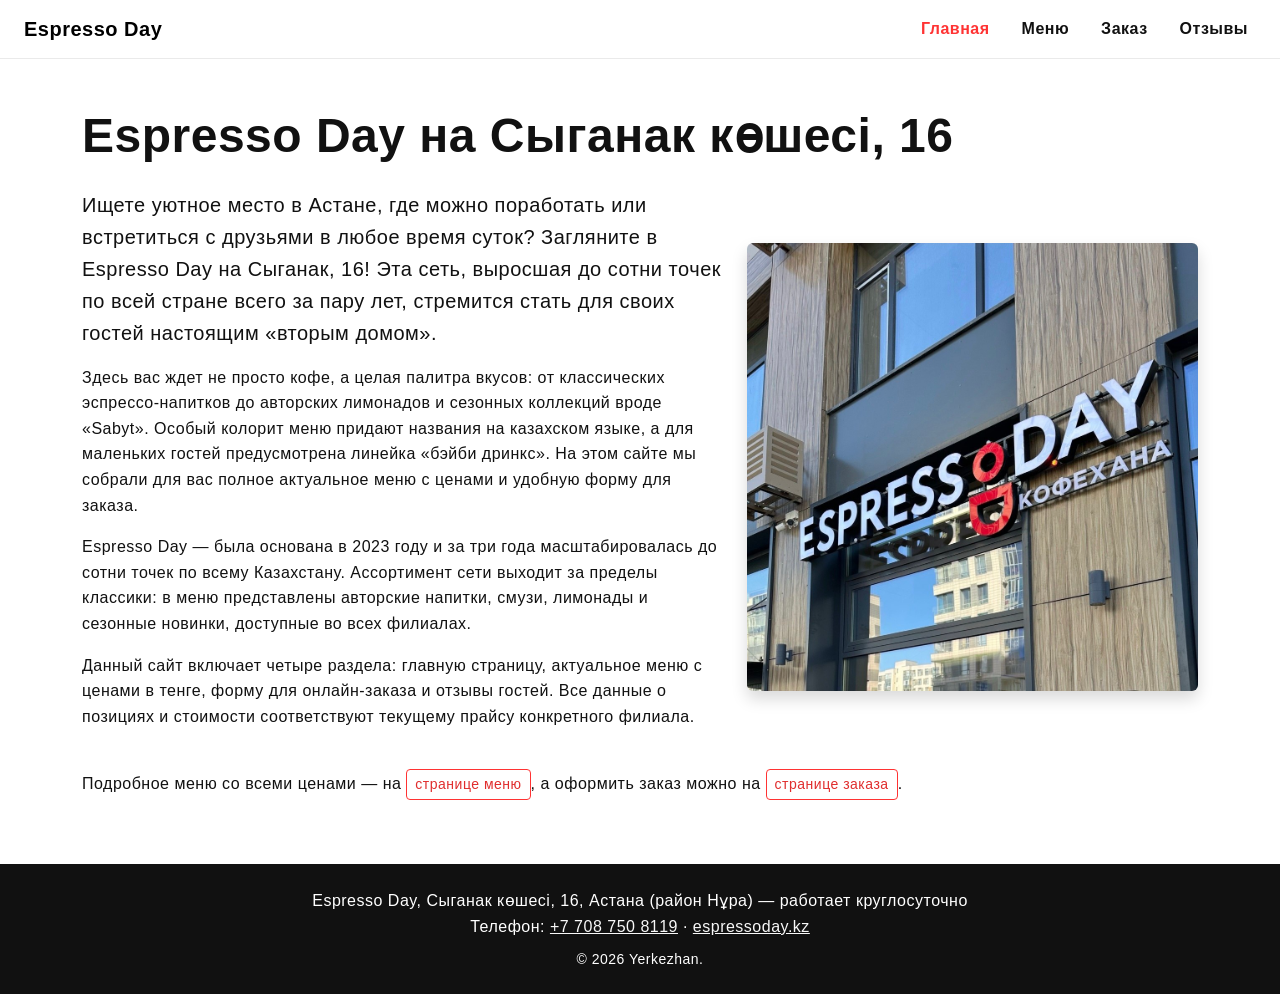
<file: index.html>
<!DOCTYPE html>
<html lang="ru">
<head>
    <meta charset="UTF-8">
    <meta name="viewport" content="width=device-width, initial-scale=1.0">
    <meta name="description" content="Espresso Day на Сыганак 16 в Астане — кофейня, работающая круглосуточно: лимонады, кофе, смузи и авторские напитки.">
    <meta name="author" content="Yerkezhan">
    <title>Espresso Day, Сыганак 16 — Астана</title>
    <link href="https://cdn.jsdelivr.net/npm/bootstrap@5.3.3/dist/css/bootstrap.min.css" rel="stylesheet" integrity="sha384-QWTKZyjpPEjISv5WaRU9OFeRpok6YctnYmDr5pNlyT2bRjXh0JMhjY6hW+ALEwIH" crossorigin="anonymous">
    <link rel="stylesheet" href="css/base.css">
    <link rel="stylesheet" href="css/yerkezhan.css">
</head>
<body class="d-flex flex-column min-vh-100">

    <header class="border-bottom bg-white">
        <nav class="navbar navbar-expand-md">
            <div class="container-fluid px-3 px-md-4">
                <a class="navbar-brand fw-bold" href="index.html">Espresso Day</a>
                <button class="navbar-toggler" type="button" data-bs-toggle="collapse" data-bs-target="#mainNav" aria-controls="mainNav" aria-expanded="false" aria-label="Открыть меню навигации">
                    <span class="navbar-toggler-icon"></span>
                </button>
                <div class="collapse navbar-collapse justify-content-md-end" id="mainNav">
                    <ul class="navbar-nav gap-md-3">
                        <li class="nav-item"><a class="nav-link fw-semibold active" aria-current="page" href="index.html">Главная</a></li>
                        <li class="nav-item"><a class="nav-link fw-semibold" href="menu.html">Меню</a></li>
                        <li class="nav-item"><a class="nav-link fw-semibold" href="order.html">Заказ</a></li>
                        <li class="nav-item"><a class="nav-link fw-semibold" href="reviews.html">Отзывы</a></li>
                    </ul>
                </div>
            </div>
        </nav>
    </header>

    <!-- container  на большом экране текст не растягивается на всё окно -->
    <main class="container flex-grow-1 py-4 py-md-5">
        <h1 class="display-5 fw-bold text-center text-lg-start mb-4">Espresso Day на Сыганак көшесі, 16</h1>

        <div class="row g-4 align-items-center">
            <div class="col-12 col-lg-7">

            <p class="lead">
                Ищете уютное место в Астане, где можно поработать или встретиться с друзьями в любое время суток?
                Загляните в Espresso Day на Сыганак, 16!
                Эта сеть, выросшая до сотни точек по всей стране всего за пару лет, стремится стать для своих гостей настоящим «вторым домом».
            </p>

            <p>
               Здесь вас ждет не просто кофе, а целая палитра вкусов: от классических
               эспрессо-напитков до авторских лимонадов и сезонных коллекций вроде «Sabyt».
               Особый колорит меню придают названия на казахском языке, а для маленьких гостей предусмотрена линейка «бэйби дринкс».
               На этом сайте мы собрали для вас полное актуальное меню с ценами и удобную форму для заказа.
            </p>

            <p>
                Espresso Day &mdash; была основана в 2023 году и за три года масштабировалась до сотни точек по всему Казахстану.
                 Ассортимент сети выходит за пределы классики: в меню представлены авторские напитки, смузи, лимонады и
                 сезонные новинки, доступные во всех филиалах.
            </p>

            <p>
                Данный сайт включает четыре раздела: главную страницу, актуальное меню с ценами в тенге,
                форму для онлайн-заказа и отзывы гостей. Все данные о позициях и стоимости соответствуют текущему прайсу конкретного филиала.
            </p>

            </div>

            <div class="col-12 col-lg-5 text-center">
                <img src="images\photo_5271564811424702235_y.jpg" alt="Вывеска кофейни Espresso Day на фасаде здания на Сыганак 16 в Астане" class="img-fluid rounded shadow">
            </div>
        </div>

        <div class="row mt-4">
            <div class="col-12">
                <p class="text-center text-lg-start">
                    Подробное меню со всеми ценами &mdash; на <a href="menu.html" class="btn btn-outline-danger btn-sm">странице меню</a>,
                    а оформить заказ можно на <a href="order.html" class="btn btn-outline-danger btn-sm">странице заказа</a>.
                </p>
            </div>
        </div>
    </main>

    <footer class="bg-dark text-white text-center py-4 mt-auto">
        <!-- container:  подвал по ширине выровнено с основным текстом страницы -->
        <div class="container">
            <address class="mb-2">
                Espresso Day, Сыганак көшесі, 16, Астана (район Нұра) &mdash; работает круглосуточно<br>
                Телефон: <a href="tel:+77087508119" class="link-light">+7 708 750 8119</a>
                <span class="d-none d-sm-inline">&middot;</span>
                <a href="https://espressoday.kz" target="_blank" rel="noopener noreferrer" class="link-light d-block d-sm-inline">espressoday.kz</a>
            </address>
            <p class="small mb-0">&copy; 2026 Yerkezhan.</p>
        </div>
    </footer>

    <script src="https://cdn.jsdelivr.net/npm/bootstrap@5.3.3/dist/js/bootstrap.bundle.min.js" integrity="sha384-YvpcrYf0tY3lHB60NNkmXc5s9fDVZLESaAA55NDzOxhy9GkcIdslK1eN7N6jIeHz" crossorigin="anonymous"></script>
</body>
</html>
</file>
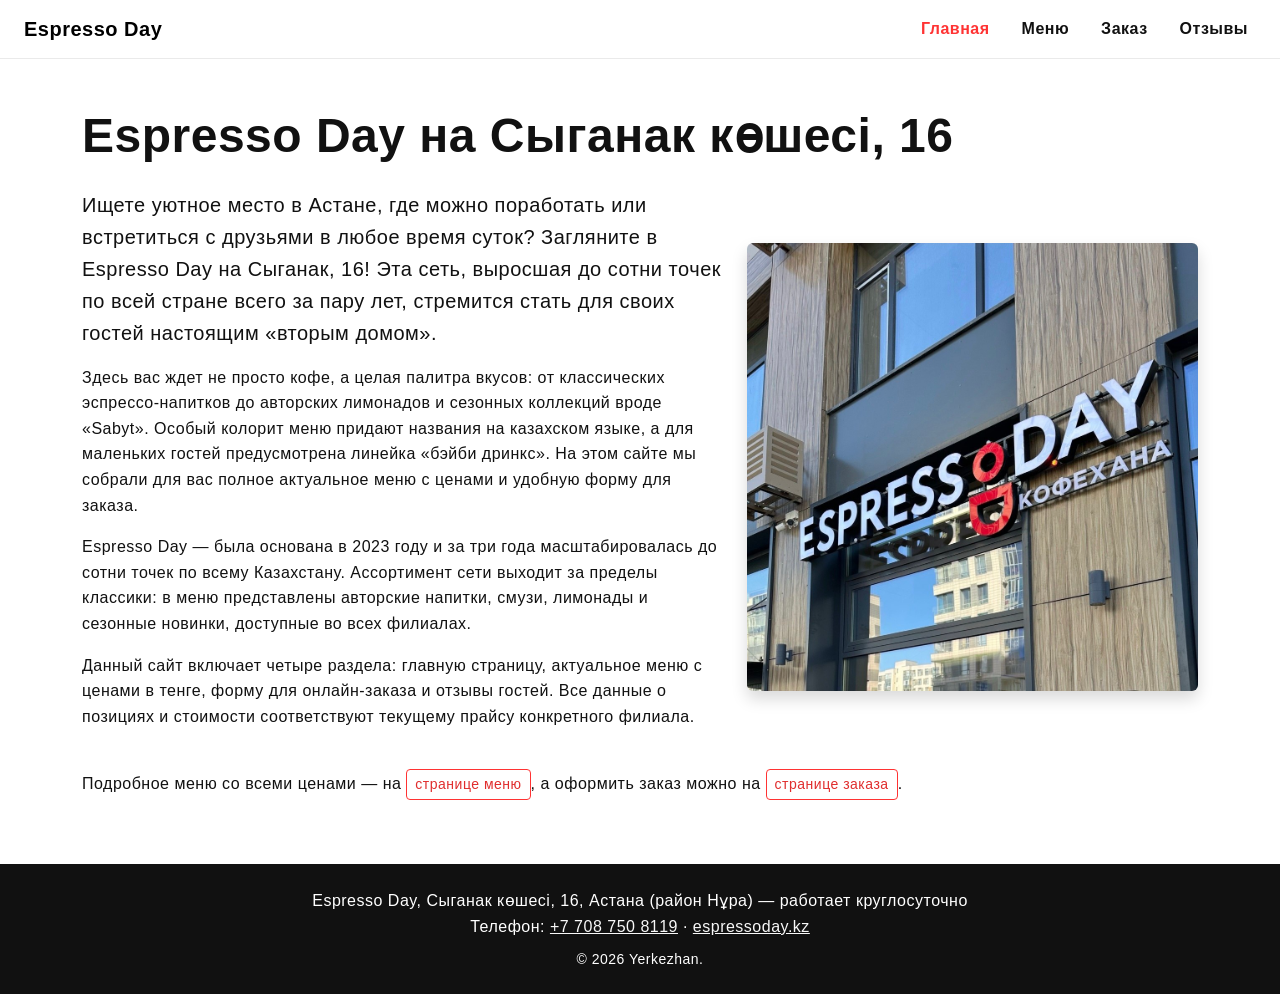
<file: espresso-day-site/index.html>
<!DOCTYPE html>
<html lang="ru">
<head>
    <meta charset="UTF-8">
    <meta name="viewport" content="width=device-width, initial-scale=1.0">
    <meta name="description" content="Espresso Day на Сыганак 16 в Астане — кофейня, работающая круглосуточно: лимонады, кофе, смузи и авторские напитки.">
    <meta name="author" content="Yerkezhan">
    <title>Espresso Day, Сыганак 16 — Астана</title>
    <link href="https://cdn.jsdelivr.net/npm/bootstrap@5.3.3/dist/css/bootstrap.min.css" rel="stylesheet" integrity="sha384-QWTKZyjpPEjISv5WaRU9OFeRpok6YctnYmDr5pNlyT2bRjXh0JMhjY6hW+ALEwIH" crossorigin="anonymous">
    <link rel="stylesheet" href="css/base.css">
    <link rel="stylesheet" href="css/yerkezhan.css">
</head>
<body class="d-flex flex-column min-vh-100">
    <!-- container-fluid: шапка тянется на всю ширину окна,
         Основной текст ниже лежит в обычном container -->
    <header class="border-bottom bg-white">
        <nav class="navbar navbar-expand-md">
            <div class="container-fluid px-3 px-md-4">
                <a class="navbar-brand fw-bold" href="index.html">Espresso Day</a>
                <button class="navbar-toggler" type="button" data-bs-toggle="collapse" data-bs-target="#mainNav" aria-controls="mainNav" aria-expanded="false" aria-label="Открыть меню навигации">
                    <span class="navbar-toggler-icon"></span>
                </button>
                <div class="collapse navbar-collapse justify-content-md-end" id="mainNav">
                    <ul class="navbar-nav gap-md-3">
                        <li class="nav-item"><a class="nav-link fw-semibold active" aria-current="page" href="index.html">Главная</a></li>
                        <li class="nav-item"><a class="nav-link fw-semibold" href="menu.html">Меню</a></li>
                        <li class="nav-item"><a class="nav-link fw-semibold" href="order.html">Заказ</a></li>
                        <li class="nav-item"><a class="nav-link fw-semibold" href="reviews.html">Отзывы</a></li>
                    </ul>
                </div>
            </div>
        </nav>
    </header>

    <!-- container на большом экране текст не растягивается на всё окно -->
    <main class="container flex-grow-1 py-4 py-md-5">
        <h1 class="display-5 fw-bold text-center text-lg-start mb-4">Espresso Day на Сыганак көшесі, 16</h1>

        <div class="row g-4 align-items-center">
            <!-- col-12 col-lg-7 + col-12 col-lg-5: на телефоне и планшете блоки друг под другом, на компьютере рядом -->
            <div class="col-12 col-lg-7">

            <p class="lead">
                Ищете уютное место в Астане, где можно поработать или встретиться с друзьями в любое время суток?
                Загляните в Espresso Day на Сыганак, 16!
                Эта сеть, выросшая до сотни точек по всей стране всего за пару лет, стремится стать для своих гостей настоящим «вторым домом».
            </p>

            <p>
               Здесь вас ждет не просто кофе, а целая палитра вкусов: от классических
               эспрессо-напитков до авторских лимонадов и сезонных коллекций вроде «Sabyt».
               Особый колорит меню придают названия на казахском языке, а для маленьких гостей предусмотрена линейка «бэйби дринкс».
               На этом сайте мы собрали для вас полное актуальное меню с ценами и удобную форму для заказа.
            </p>

            <p>
                Espresso Day &mdash; была основана в 2023 году и за три года масштабировалась до сотни точек по всему Казахстану.
                 Ассортимент сети выходит за пределы классики: в меню представлены авторские напитки, смузи, лимонады и
                 сезонные новинки, доступные во всех филиалах.
            </p>

            <p>
                Данный сайт включает четыре раздела: главную страницу, актуальное меню с ценами в тенге,
                форму для онлайн-заказа и отзывы гостей. Все данные о позициях и стоимости соответствуют текущему прайсу конкретного филиала.
            </p>

            </div>

            <div class="col-12 col-lg-5 text-center">
                <img src="images/photo_5271564811424702235_y.jpg" alt="Вывеска кофейни Espresso Day на фасаде здания на Сыганак 16 в Астане" class="img-fluid rounded shadow">
            </div>
        </div>

        <div class="row mt-4">
            <div class="col-12">
                <p class="text-center text-lg-start">
                    Подробное меню со всеми ценами &mdash; на <a href="menu.html" class="btn btn-outline-danger btn-sm">странице меню</a>,
                    а оформить заказ можно на <a href="order.html" class="btn btn-outline-danger btn-sm">странице заказа</a>.
                </p>
            </div>
        </div>
    </main>

    <footer class="bg-dark text-white text-center py-4 mt-auto">
        <!-- container: содержимое подвала по ширине выровнено с основным текстом страницы -->
        <div class="container">
            <address class="mb-2">
                Espresso Day, Сыганак көшесі, 16, Астана (район Нұра) &mdash; работает круглосуточно<br>
                Телефон: <a href="tel:+77087508119" class="link-light">+7 708 750 8119</a>
                <span class="d-none d-sm-inline">&middot;</span>
                <a href="https://espressoday.kz" target="_blank" rel="noopener noreferrer" class="link-light d-block d-sm-inline">espressoday.kz</a>
            </address>
            <p class="small mb-0">&copy; 2026 Yerkezhan.</p>
        </div>
    </footer>
    <script src="https://cdn.jsdelivr.net/npm/bootstrap@5.3.3/dist/js/bootstrap.bundle.min.js" integrity="sha384-YvpcrYf0tY3lHB60NNkmXc5s9fDVZLESaAA55NDzOxhy9GkcIdslK1eN7N6jIeHz" crossorigin="anonymous"></script>
</body>
</html>
</file>
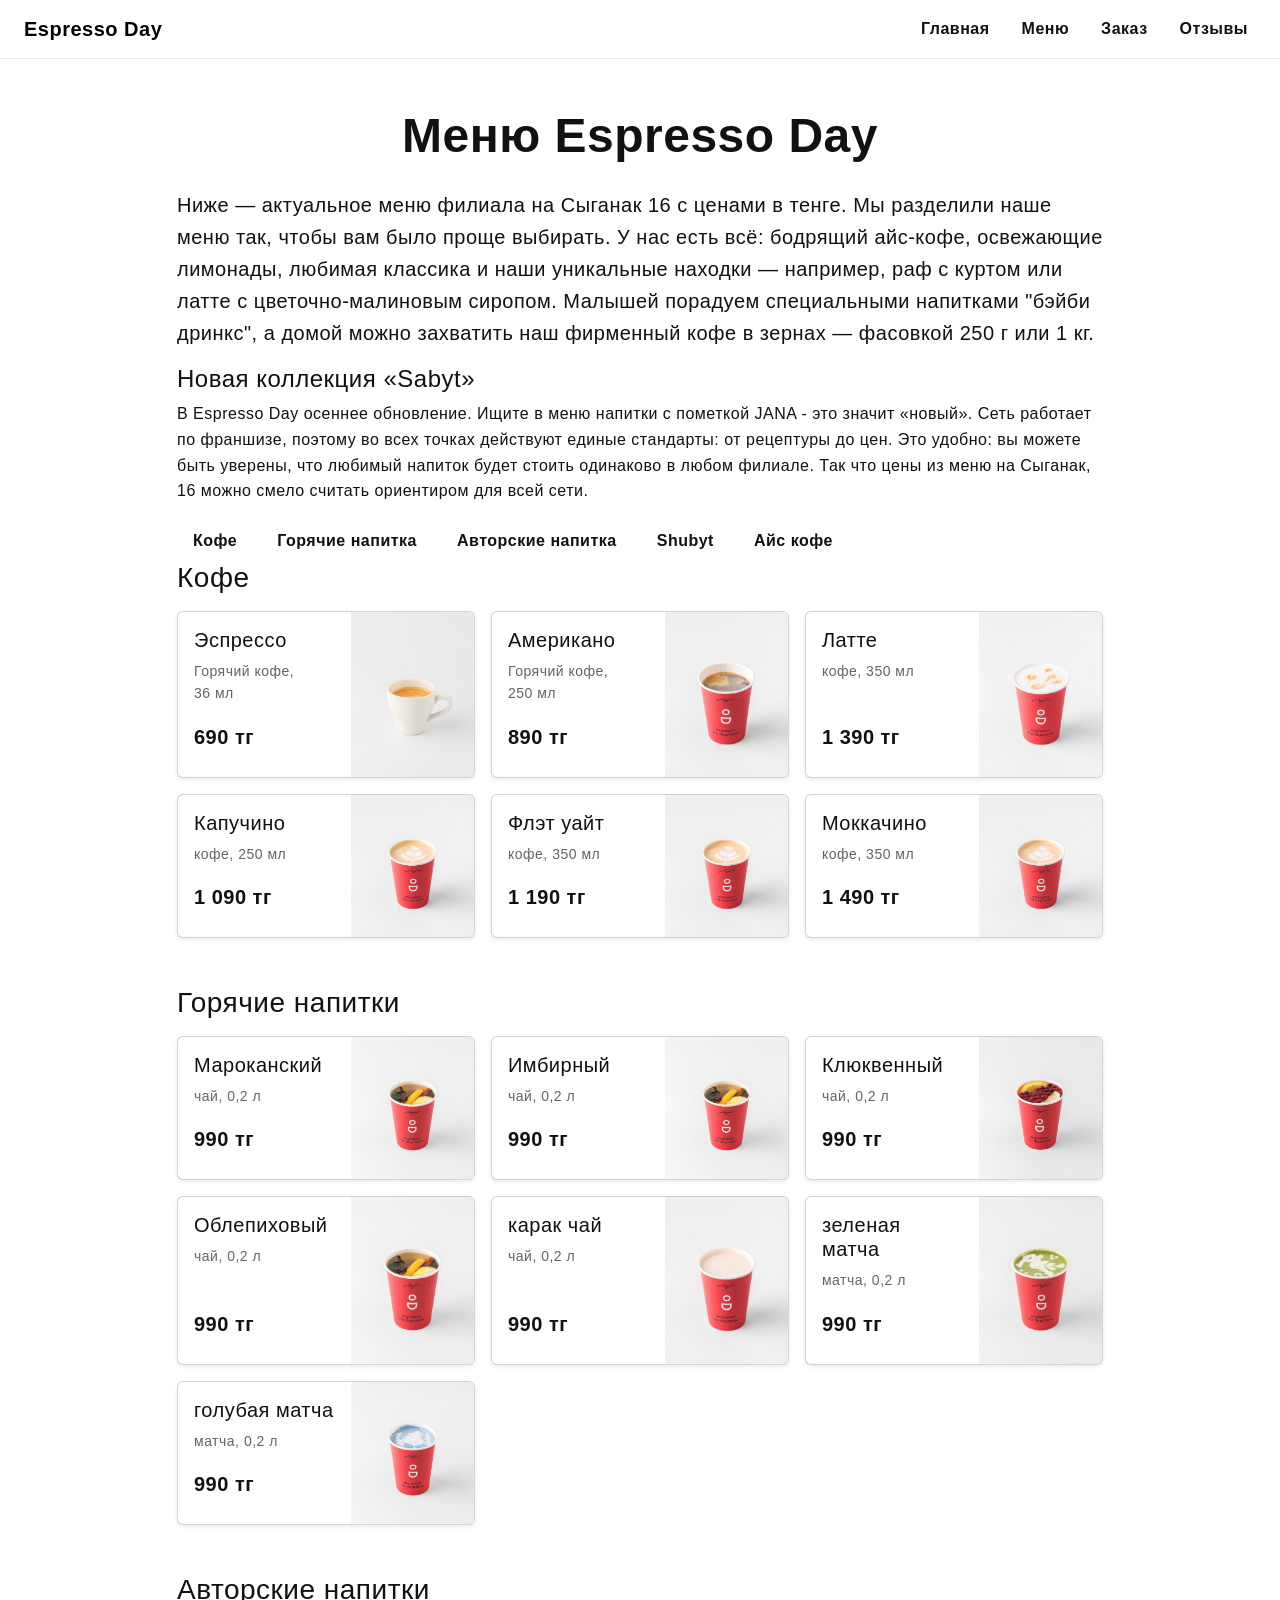
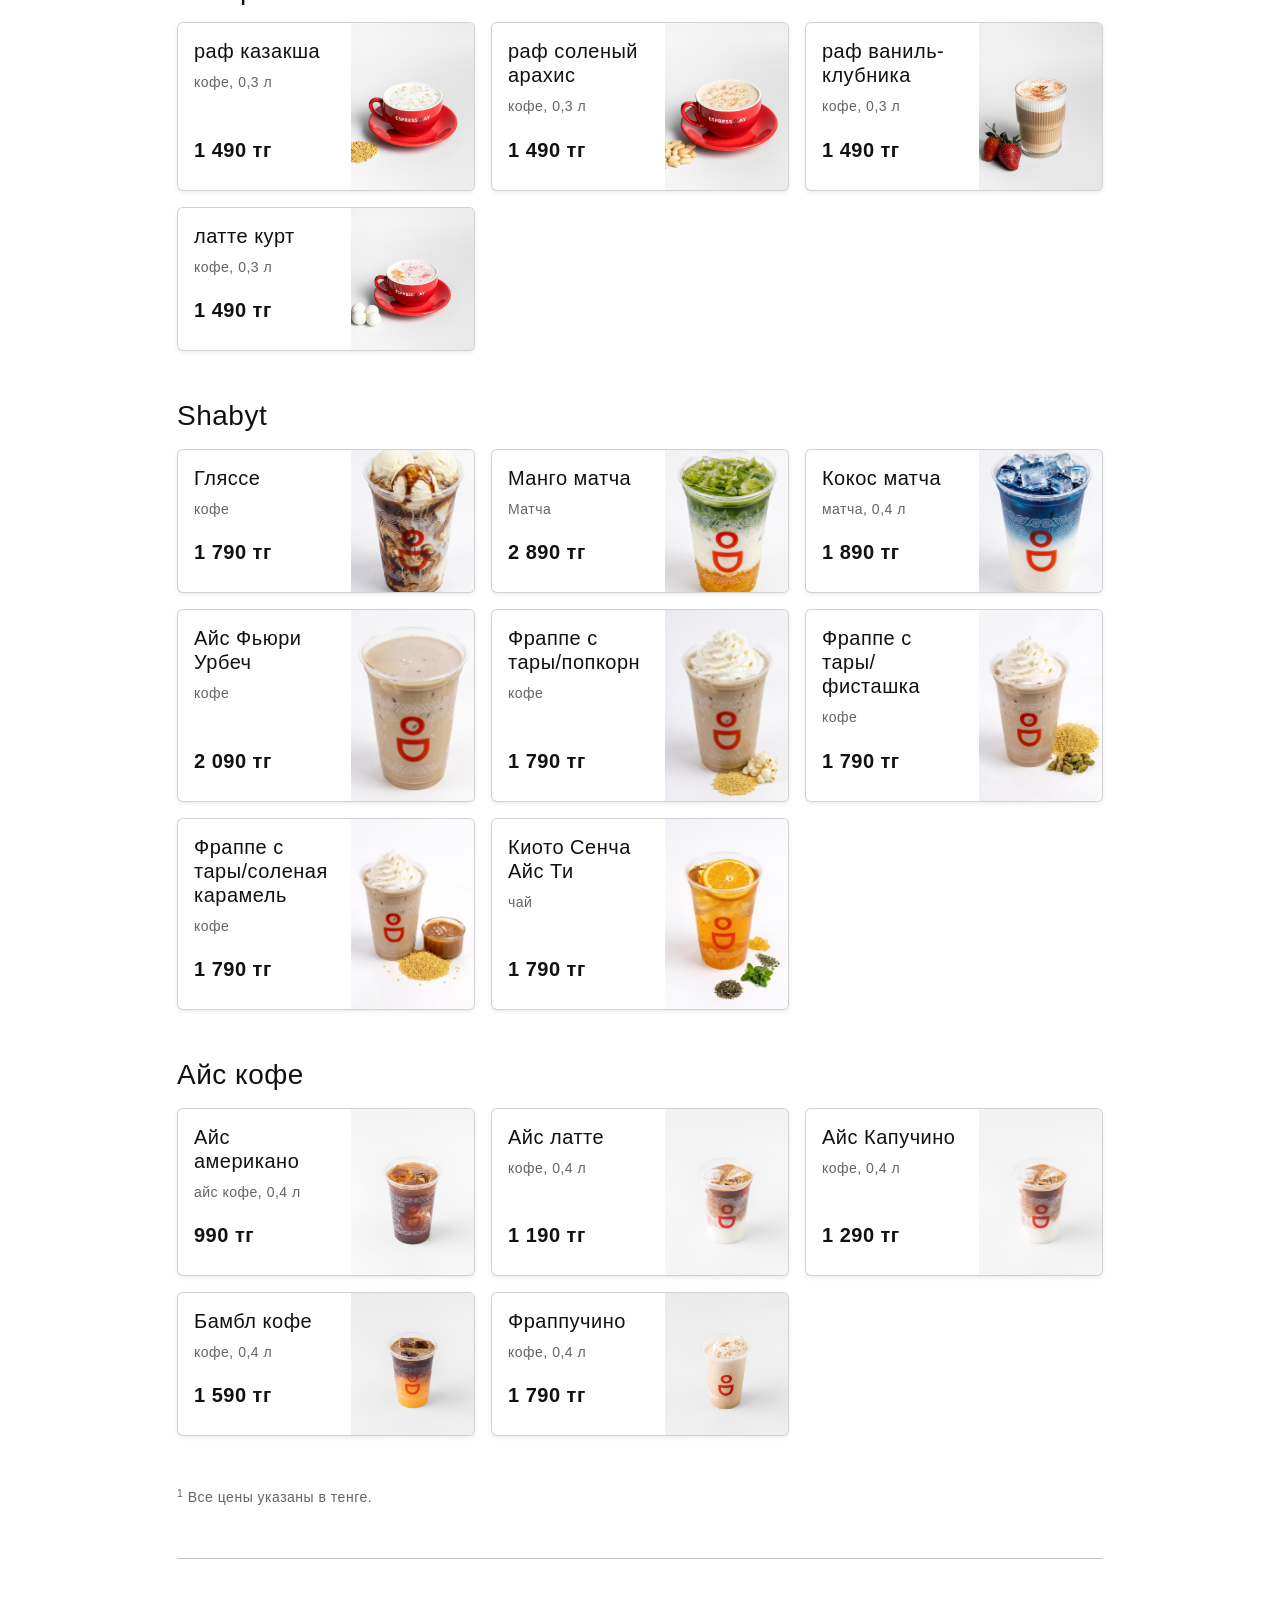
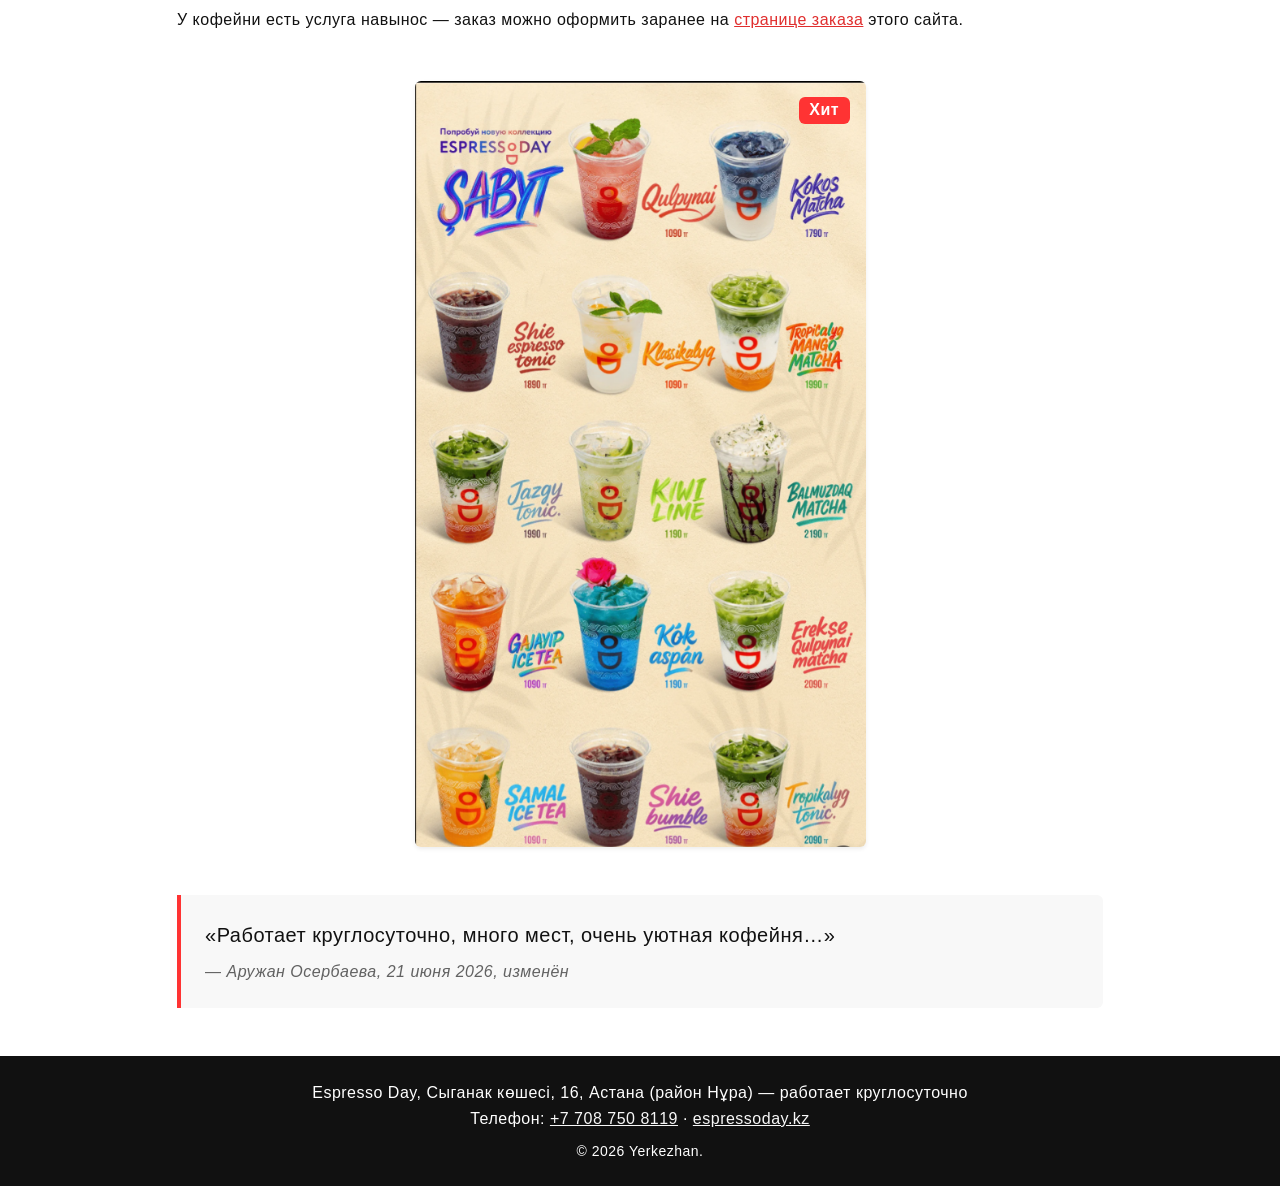
<file: menu.html>
<!DOCTYPE html>
<html lang="ru">
<head>
    <meta charset="UTF-8">
    <meta name="viewport" content="width=device-width, initial-scale=1.0">
    <meta name="description" content="Полное меню Espresso Day на Сыганак 16 в Астане с ценами в тенге.">
    <meta name="author" content="Yerkezhan">
    <title>Меню и цены — Espresso Day</title>
    <link href="https://cdn.jsdelivr.net/npm/bootstrap@5.3.3/dist/css/bootstrap.min.css" rel="stylesheet" integrity="sha384-QWTKZyjpPEjISv5WaRU9OFeRpok6YctnYmDr5pNlyT2bRjXh0JMhjY6hW+ALEwIH" crossorigin="anonymous">
    <link rel="stylesheet" href="css/base.css">
    <link rel="stylesheet" href="css/yerkezhan.css">
</head>
<body class="d-flex flex-column min-vh-100" data-bs-spy="scroll" data-bs-target="#menu-nav" data-bs-root-margin="-70px 0px -60%" tabindex="0">

    <header class="border-bottom bg-white">
        <nav class="navbar navbar-expand-md">
            <div class="container-fluid px-3 px-md-4">
                <a class="navbar-brand fw-bold" href="index.html">Espresso Day</a>
                <button class="navbar-toggler" type="button" data-bs-toggle="collapse" data-bs-target="#mainNav" aria-controls="mainNav" aria-expanded="false" aria-label="Открыть меню навигации">
                    <span class="navbar-toggler-icon"></span>
                </button>
                <div class="collapse navbar-collapse justify-content-md-end" id="mainNav">
                    <ul class="navbar-nav gap-md-3">
                        <li class="nav-item"><a class="nav-link fw-semibold" href="index.html">Главная</a></li>
                        <li class="nav-item"><a class="nav-link fw-semibold active" aria-current="page" href="menu.html">Меню</a></li>
                        <li class="nav-item"><a class="nav-link fw-semibold" href="order.html">Заказ</a></li>
                        <li class="nav-item"><a class="nav-link fw-semibold" href="reviews.html">Отзывы</a></li>
                    </ul>
                </div>
            </div>
        </nav>
    </header>

    <!-- container : таблица и списки остаются читаемыми на широком мониторе -->
    <main class="container flex-grow-1 py-4 py-md-5">
        <h1 class="display-5 fw-bold text-center mb-4">Меню Espresso Day</h1>

        <div class="row">
        <div class="col-12 col-xl-10 mx-auto">

        <p class="lead">
            Ниже &mdash; актуальное меню филиала на Сыганак 16 с ценами в тенге.
            Мы разделили наше меню так, чтобы вам было проще выбирать. 
            У нас есть всё: бодрящий айс-кофе, освежающие лимонады, любимая 
            классика и наши уникальные находки — например, раф с куртом или латте 
            с цветочно-малиновым сиропом. Малышей порадуем специальными напитками 
            "бэйби дринкс", а домой можно захватить наш фирменный кофе в зернах — фасовкой 250 г или 1 кг.
        </p>

        <section id="tseny">
            <article>
                <h2 class="h4">Новая коллекция «Sabyt»</h2>
            </article>
            <p>
                В Espresso Day осеннее обновление. 
                Ищите в меню напитки с пометкой JANA - 
                это значит «новый». 
                Сеть работает по франшизе, поэтому во всех точках действуют единые стандарты: 
                от рецептуры до цен. Это удобно: вы можете быть уверены, что любимый напиток 
                будет стоить одинаково в любом филиале. Так что цены из меню на Сыганак, 16 
                можно смело считать ориентиром для всей сети.
            </p>

                <ul class="nav nav-pills flex-nowrap overflow-auto gap-2">
                <li class="nav-item"><a class="nav-link text-nowrap fw-semibold" href="#cat-coffee">Кофе</a></li>
                <li class="nav-item"><a class="nav-link text-nowrap fw-semibold" href="#cat-author">Горячие напитка</a></li>
                <li class="nav-item"><a class="nav-link text-nowrap fw-semibold" href="#cat-lemonade">Авторские напитка</a></li>
                <li class="nav-item"><a class="nav-link text-nowrap fw-semibold" href="#cat-smoothie">Shubyt</a></li>
                <li class="nav-item"><a class="nav-link text-nowrap fw-semibold" href="#cat-baby">Айс кофе</a></li>
                </ul>
            </nav>

            <section id="cat-coffee" class="mb-5">
                <h2 class="h3 mb-3">Кофе</h2>
                <div class="row g-3">
                <div class="col-12 col-md-6 col-lg-4">
                    <div class="card h-100 shadow-sm overflow-hidden">
                        <div class="row g-0 h-100">
                            <div class="col-7">
                                <div class="card-body d-flex flex-column h-100">
                                    <h3 class="h5 card-title">Эспрессо</h3>
                                    <p class="small text-muted mb-3">Горячий кофе, 36&nbsp;мл</p>
                                    <div class="mt-auto">
                                        <span class="fw-bold fs-5 d-block mb-2">690&nbsp;тг</span>
                                    </div>
                                </div>
                            </div>
                            <div class="col-5 position-relative">
                                <img src="images\photo_5330076752920910311_w.jpg" alt="Эспрессо" class="position-absolute top-0 start-0 w-100 h-100 object-fit-cover" loading="lazy">
                            </div>
                        </div>
                    </div>
                </div>
                <div class="col-12 col-md-6 col-lg-4">
                    <div class="card h-100 shadow-sm overflow-hidden">
                        <div class="row g-0 h-100">
                            <div class="col-7">
                                <div class="card-body d-flex flex-column h-100">
                                    <h3 class="h5 card-title">Американо</h3>
                                    <p class="small text-muted mb-3">Горячий кофе, 250&nbsp;мл</p>
                                    <div class="mt-auto">
                                        <span class="fw-bold fs-5 d-block mb-2">890&nbsp;тг</span>
                                    </div>
                                </div>
                            </div>
                            <div class="col-5 position-relative">
                                <img src="images\photo_5330076752920910312_y.jpg" alt="Американо" class="position-absolute top-0 start-0 w-100 h-100 object-fit-cover" loading="lazy">
                            </div>
                        </div>
                    </div>
                </div>
                <div class="col-12 col-md-6 col-lg-4">
                    <div class="card h-100 shadow-sm overflow-hidden">
                        <div class="row g-0 h-100">
                            <div class="col-7">
                                <div class="card-body d-flex flex-column h-100">
                                    <h3 class="h5 card-title">Латте</h3>
                                    <p class="small text-muted mb-3">кофе, 350&nbsp;мл</p>
                                    <div class="mt-auto">
                                        <span class="fw-bold fs-5 d-block mb-2">1&nbsp;390&nbsp;тг</span>
                                    </div>
                                </div>
                            </div>
                            <div class="col-5 position-relative">
                                <img src="images\photo_5330076752920910313_y.jpg" alt="Латте" class="position-absolute top-0 start-0 w-100 h-100 object-fit-cover" loading="lazy">
                            </div>
                        </div>
                    </div>
                </div>
                <div class="col-12 col-md-6 col-lg-4">
                    <div class="card h-100 shadow-sm overflow-hidden">
                        <div class="row g-0 h-100">
                            <div class="col-7">
                                <div class="card-body d-flex flex-column h-100">
                                    <h3 class="h5 card-title">Капучино</h3>
                                    <p class="small text-muted mb-3">кофе, 250&nbsp;мл</p>
                                    <div class="mt-auto">
                                        <span class="fw-bold fs-5 d-block mb-2">1&nbsp;090&nbsp;тг</span>
                                    </div>
                                </div>
                            </div>
                            <div class="col-5 position-relative">
                                <img src="images\photo_5330076752920910314_y.jpg" alt="Капучино" class="position-absolute top-0 start-0 w-100 h-100 object-fit-cover" loading="lazy">
                            </div>
                        </div>
                    </div>
                </div>
                <div class="col-12 col-md-6 col-lg-4">
                    <div class="card h-100 shadow-sm overflow-hidden">
                        <div class="row g-0 h-100">
                            <div class="col-7">
                                <div class="card-body d-flex flex-column h-100">
                                    <h3 class="h5 card-title">Флэт уайт</h3>
                                    <p class="small text-muted mb-3">кофе, 350&nbsp;мл</p>
                                    <div class="mt-auto">
                                        <span class="fw-bold fs-5 d-block mb-2">1&nbsp;190&nbsp;тг</span>
                                    </div>
                                </div>
                            </div>
                            <div class="col-5 position-relative">
                                <img src="images\photo_5330076752920910314_y.jpg" alt="Флэт уайт" class="position-absolute top-0 start-0 w-100 h-100 object-fit-cover" loading="lazy">
                            </div>
                        </div>
                    </div>
                </div>
                <div class="col-12 col-md-6 col-lg-4">
                    <div class="card h-100 shadow-sm overflow-hidden">
                        <div class="row g-0 h-100">
                            <div class="col-7">
                                <div class="card-body d-flex flex-column h-100">
                                    <h3 class="h5 card-title">Моккачино</h3>
                                    <p class="small text-muted mb-3">кофе, 350&nbsp;мл</p>
                                    <div class="mt-auto">
                                        <span class="fw-bold fs-5 d-block mb-2">1&nbsp;490&nbsp;тг</span>
                                    </div>
                                </div>
                            </div>
                            <div class="col-5 position-relative">
                                <img src="images\photo_5330076752920910314_y.jpg" alt="Моккачино" class="position-absolute top-0 start-0 w-100 h-100 object-fit-cover" loading="lazy">
                            </div>
                        </div>
                    </div>
                </div>
                </div>
            </section>

            <section id="cat-author" class="mb-5">
                <h2 class="h3 mb-3">Горячие напитки</h2>
                <div class="row g-3">
                <div class="col-12 col-md-6 col-lg-4">
                    <div class="card h-100 shadow-sm overflow-hidden">
                        <div class="row g-0 h-100">
                            <div class="col-7">
                                <div class="card-body d-flex flex-column h-100">
                                    <h3 class="h5 card-title">Мароканский</h3>
                                    <p class="small text-muted mb-3">чай, 0,2&nbsp;л</p>
                                    <div class="mt-auto">
                                        <span class="fw-bold fs-5 d-block mb-2">990&nbsp;тг</span>
                                    </div>
                                </div>
                            </div>
                            <div class="col-5 position-relative">
                                <img src="images\photo_5330076752920910316_y.jpg" alt="Мароканский" class="position-absolute top-0 start-0 w-100 h-100 object-fit-cover" loading="lazy">
                            </div>
                        </div>
                    </div>
                </div>
                <div class="col-12 col-md-6 col-lg-4">
                    <div class="card h-100 shadow-sm overflow-hidden">
                        <div class="row g-0 h-100">
                            <div class="col-7">
                                <div class="card-body d-flex flex-column h-100">
                                    <h3 class="h5 card-title">Имбирный</h3>
                                    <p class="small text-muted mb-3">чай, 0,2&nbsp;л</p>
                                    <div class="mt-auto">
                                        <span class="fw-bold fs-5 d-block mb-2">990&nbsp;тг</span>
                                    </div>
                                </div>
                            </div>
                            <div class="col-5 position-relative">
                                <img src="images\photo_5330076752920910316_y.jpg" alt="Имбирный" class="position-absolute top-0 start-0 w-100 h-100 object-fit-cover" loading="lazy">
                            </div>
                        </div>
                    </div>
                </div>
                <div class="col-12 col-md-6 col-lg-4">
                    <div class="card h-100 shadow-sm overflow-hidden">
                        <div class="row g-0 h-100">
                            <div class="col-7">
                                <div class="card-body d-flex flex-column h-100">
                                    <h3 class="h5 card-title">Клюквенный</h3>
                                    <p class="small text-muted mb-3">чай, 0,2&nbsp;л</p>
                                    <div class="mt-auto">
                                        <span class="fw-bold fs-5 d-block mb-2">990&nbsp;тг</span>
                                    </div>
                                </div>
                            </div>
                            <div class="col-5 position-relative">
                                <img src="images\photo_5330076752920910317_y.jpg" alt="Клюквенный" class="position-absolute top-0 start-0 w-100 h-100 object-fit-cover" loading="lazy">
                            </div>
                        </div>
                    </div>
                </div>
                <div class="col-12 col-md-6 col-lg-4">
                    <div class="card h-100 shadow-sm overflow-hidden">
                        <div class="row g-0 h-100">
                            <div class="col-7">
                                <div class="card-body d-flex flex-column h-100">
                                    <h3 class="h5 card-title">Облепиховый</h3>
                                    <p class="small text-muted mb-3">чай, 0,2&nbsp;л</p>
                                    <div class="mt-auto">
                                        <span class="fw-bold fs-5 d-block mb-2">990&nbsp;тг</span>
                                    </div>
                                </div>
                            </div>
                            <div class="col-5 position-relative">
                                <img src="images\photo_5330076752920910316_y.jpg" alt="Имбирный" class="position-absolute top-0 start-0 w-100 h-100 object-fit-cover" loading="lazy">
                            </div>
                        </div>
                    </div>
                </div>
                <div class="col-12 col-md-6 col-lg-4">
                    <div class="card h-100 shadow-sm overflow-hidden">
                        <div class="row g-0 h-100">
                            <div class="col-7">
                                <div class="card-body d-flex flex-column h-100">
                                    <h3 class="h5 card-title">карак чай</h3>
                                    <p class="small text-muted mb-3">чай, 0,2&nbsp;л</p>
                                    <div class="mt-auto">
                                        <span class="fw-bold fs-5 d-block mb-2">990&nbsp;тг</span>
                                    </div>
                                </div>
                            </div>
                            <div class="col-5 position-relative">
                                <img src="images\photo_5330076752920910315_y.jpg" alt="карак чай" class="position-absolute top-0 start-0 w-100 h-100 object-fit-cover" loading="lazy">
                            </div>
                        </div>
                    </div>
                </div>
                <div class="col-12 col-md-6 col-lg-4">
                    <div class="card h-100 shadow-sm overflow-hidden">
                        <div class="row g-0 h-100">
                            <div class="col-7">
                                <div class="card-body d-flex flex-column h-100">
                                    <h3 class="h5 card-title">зеленая матча</h3>
                                    <p class="small text-muted mb-3">матча, 0,2&nbsp;л</p>
                                    <div class="mt-auto">
                                        <span class="fw-bold fs-5 d-block mb-2">990&nbsp;тг</span>
                                    </div>
                                </div>
                            </div>
                            <div class="col-5 position-relative">
                                <img src="images\photo_5330076752920910318_y.jpg" alt="зеленая матча" class="position-absolute top-0 start-0 w-100 h-100 object-fit-cover" loading="lazy">
                            </div>
                        </div>
                    </div>
                </div>
                <div class="col-12 col-md-6 col-lg-4">
                    <div class="card h-100 shadow-sm overflow-hidden">
                        <div class="row g-0 h-100">
                            <div class="col-7">
                                <div class="card-body d-flex flex-column h-100">
                                    <h3 class="h5 card-title">голубая матча</h3>
                                    <p class="small text-muted mb-3">матча, 0,2&nbsp;л</p>
                                    <div class="mt-auto">
                                        <span class="fw-bold fs-5 d-block mb-2">990&nbsp;тг</span>
                                    </div>
                                </div>
                            </div>
                            <div class="col-5 position-relative">
                                <img src="images\photo_5330076752920910319_y.jpg" alt="голубая матча" class="position-absolute top-0 start-0 w-100 h-100 object-fit-cover" loading="lazy">
                            </div>
                        </div>
                    </div>
                </div>
                </div>
            </section>

            <section id="cat-lemonade" class="mb-5">
                <h2 class="h3 mb-3">Авторские напитки</h2>
                <div class="row g-3">
                <div class="col-12 col-md-6 col-lg-4">
                    <div class="card h-100 shadow-sm overflow-hidden">
                        <div class="row g-0 h-100">
                            <div class="col-7">
                                <div class="card-body d-flex flex-column h-100">
                                    <h3 class="h5 card-title">раф казакша</h3>
                                    <p class="small text-muted mb-3">кофе, 0,3&nbsp;л</p>
                                    <div class="mt-auto">
                                        <span class="fw-bold fs-5 d-block mb-2">1&nbsp;490&nbsp;тг</span>
                                    </div>
                                </div>
                            </div>
                            <div class="col-5 position-relative">
                                <img src="images\photo_5330076752920910374_y.jpg" alt="Klassikalyq" class="position-absolute top-0 start-0 w-100 h-100 object-fit-cover" loading="lazy">
                            </div>
                        </div>
                    </div>
                </div>
                <div class="col-12 col-md-6 col-lg-4">
                    <div class="card h-100 shadow-sm overflow-hidden">
                        <div class="row g-0 h-100">
                            <div class="col-7">
                                <div class="card-body d-flex flex-column h-100">
                                    <h3 class="h5 card-title">раф соленый арахис</h3>
                                    <p class="small text-muted mb-3">кофе, 0,3&nbsp;л</p>
                                    <div class="mt-auto">
                                        <span class="fw-bold fs-5 d-block mb-2">1&nbsp;490&nbsp;тг</span>
                                    </div>
                                </div>
                            </div>
                            <div class="col-5 position-relative">
                                <img src="images\photo_5330076752920910375_y.jpg" alt="раф соленый арахис" class="position-absolute top-0 start-0 w-100 h-100 object-fit-cover" loading="lazy">
                            </div>
                        </div>
                    </div>
                </div>
                <div class="col-12 col-md-6 col-lg-4">
                    <div class="card h-100 shadow-sm overflow-hidden">
                        <div class="row g-0 h-100">
                            <div class="col-7">
                                <div class="card-body d-flex flex-column h-100">
                                    <h3 class="h5 card-title">раф ваниль-клубника</h3>
                                    <p class="small text-muted mb-3">кофе, 0,3&nbsp;л</p>
                                    <div class="mt-auto">
                                        <span class="fw-bold fs-5 d-block mb-2">1&nbsp;490&nbsp;тг</span>
                                    </div>
                                </div>
                            </div>
                            <div class="col-5 position-relative">
                                <img src="images\photo_5330076752920910376_y.jpg" alt="раф ваниль-клубника" class="position-absolute top-0 start-0 w-100 h-100 object-fit-cover" loading="lazy">
                            </div>
                        </div>
                    </div>
                </div>
                <div class="col-12 col-md-6 col-lg-4">
                    <div class="card h-100 shadow-sm overflow-hidden">
                        <div class="row g-0 h-100">
                            <div class="col-7">
                                <div class="card-body d-flex flex-column h-100">
                                    <h3 class="h5 card-title">латте курт</h3>
                                    <p class="small text-muted mb-3">кофе, 0,3&nbsp;л</p>
                                    <div class="mt-auto">
                                        <span class="fw-bold fs-5 d-block mb-2">1&nbsp;490&nbsp;тг</span>
                                    </div>
                                </div>
                            </div>
                            <div class="col-5 position-relative">
                                <img src="images\photo_5330076752920910377_y.jpg" alt="латте курт" class="position-absolute top-0 start-0 w-100 h-100 object-fit-cover" loading="lazy">
                            </div>
                        </div>
                    </div>
                </div>
                </div>
            </section>

            <section id="cat-matcha" class="mb-5">
                <h2 class="h3 mb-3">Shabyt</h2>
                <div class="row g-3">
                <div class="col-12 col-md-6 col-lg-4">
                    <div class="card h-100 shadow-sm overflow-hidden">
                        <div class="row g-0 h-100">
                            <div class="col-7">
                                <div class="card-body d-flex flex-column h-100">
                                    <h3 class="h5 card-title">Гляссе</h3>
                                    <p class="small text-muted mb-3">кофе</p>
                                    <div class="mt-auto">
                                        <span class="fw-bold fs-5 d-block mb-2">1&nbsp;790&nbsp;тг</span>
                                    </div>
                                </div>
                            </div>
                            <div class="col-5 position-relative">
                                <img src="images\photo_5330076752920910388_w.jpg" alt="Гляссе" class="position-absolute top-0 start-0 w-100 h-100 object-fit-cover" loading="lazy">
                            </div>
                        </div>
                    </div>
                </div>
                <div class="col-12 col-md-6 col-lg-4">
                    <div class="card h-100 shadow-sm overflow-hidden">
                        <div class="row g-0 h-100">
                            <div class="col-7">
                                <div class="card-body d-flex flex-column h-100">
                                    <h3 class="h5 card-title">Манго матча</h3>
                                    <p class="small text-muted mb-3">Матча</p>
                                    <div class="mt-auto">
                                        <span class="fw-bold fs-5 d-block mb-2">2&nbsp;890&nbsp;тг</span>
                                    </div>
                                </div>
                            </div>
                            <div class="col-5 position-relative">
                                <img src="images\photo_5330076752920910389_w.jpg" alt="Манго матча" class="position-absolute top-0 start-0 w-100 h-100 object-fit-cover" loading="lazy">
                            </div>
                        </div>
                    </div>
                </div>
                <div class="col-12 col-md-6 col-lg-4">
                    <div class="card h-100 shadow-sm overflow-hidden">
                        <div class="row g-0 h-100">
                            <div class="col-7">
                                <div class="card-body d-flex flex-column h-100">
                                    <h3 class="h5 card-title">Кокос матча</h3>
                                    <p class="small text-muted mb-3">матча, 0,4&nbsp;л</p>
                                    <div class="mt-auto">
                                        <span class="fw-bold fs-5 d-block mb-2">1&nbsp;890&nbsp;тг</span>
                                    </div>
                                </div>
                            </div>
                            <div class="col-5 position-relative">
                                <img src="images\photo_5330076752920910390_w.jpg" alt="Кокос матча" class="position-absolute top-0 start-0 w-100 h-100 object-fit-cover" loading="lazy">
                            </div>
                        </div>
                    </div>
                </div>
                <div class="col-12 col-md-6 col-lg-4">
                    <div class="card h-100 shadow-sm overflow-hidden">
                        <div class="row g-0 h-100">
                            <div class="col-7">
                                <div class="card-body d-flex flex-column h-100">
                                    <h3 class="h5 card-title">Айс Фьюри Урбеч</h3>
                                    <p class="small text-muted mb-3">кофе</p>
                                    <div class="mt-auto">
                                        <span class="fw-bold fs-5 d-block mb-2">2&nbsp;090&nbsp;тг</span>
                                    </div>
                                </div>
                            </div>
                            <div class="col-5 position-relative">
                                <img src="images\photo_5330076752920910391_w.jpg" alt="Айс Фьюри Урбеч" class="position-absolute top-0 start-0 w-100 h-100 object-fit-cover" loading="lazy">
                            </div>
                        </div>
                    </div>
                </div>
                <div class="col-12 col-md-6 col-lg-4">
                    <div class="card h-100 shadow-sm overflow-hidden">
                        <div class="row g-0 h-100">
                            <div class="col-7">
                                <div class="card-body d-flex flex-column h-100">
                                    <h3 class="h5 card-title">Фраппе с тары/попкорн</h3>
                                    <p class="small text-muted mb-3">кофе</p>
                                    <div class="mt-auto">
                                        <span class="fw-bold fs-5 d-block mb-2">1&nbsp;790&nbsp;тг</span>
                                    </div>
                                </div>
                            </div>
                            <div class="col-5 position-relative">
                                <img src="images\photo_5330076752920910392_w.jpg" alt="Фраппе с тары" class="position-absolute top-0 start-0 w-100 h-100 object-fit-cover" loading="lazy">
                            </div>
                        </div>
                    </div>
                </div>
                <div class="col-12 col-md-6 col-lg-4">
                    <div class="card h-100 shadow-sm overflow-hidden">
                        <div class="row g-0 h-100">
                            <div class="col-7">
                                <div class="card-body d-flex flex-column h-100">
                                    <h3 class="h5 card-title">Фраппе с тары/фисташка</h3>
                                    <p class="small text-muted mb-3">кофе</p>
                                    <div class="mt-auto">
                                        <span class="fw-bold fs-5 d-block mb-2">1&nbsp;790&nbsp;тг</span>
                                    </div>
                                </div>
                            </div>
                            <div class="col-5 position-relative">
                                <img src="images\photo_5330076752920910393_w.jpg" alt="Фраппе с тары" class="position-absolute top-0 start-0 w-100 h-100 object-fit-cover" loading="lazy">
                            </div>
                        </div>
                    </div>
                </div>
                <div class="col-12 col-md-6 col-lg-4">
                    <div class="card h-100 shadow-sm overflow-hidden">
                        <div class="row g-0 h-100">
                            <div class="col-7">
                                <div class="card-body d-flex flex-column h-100">
                                    <h3 class="h5 card-title">Фраппе с тары/соленая карамель</h3>
                                    <p class="small text-muted mb-3">кофе</p>
                                    <div class="mt-auto">
                                        <span class="fw-bold fs-5 d-block mb-2">1&nbsp;790&nbsp;тг</span>
                                    </div>
                                </div>
                            </div>
                            <div class="col-5 position-relative">
                                <img src="images\photo_5330076752920910394_w.jpg" alt="Фраппе с тары" class="position-absolute top-0 start-0 w-100 h-100 object-fit-cover" loading="lazy">
                            </div>
                        </div>
                    </div>
                </div>
                <div class="col-12 col-md-6 col-lg-4">
                    <div class="card h-100 shadow-sm overflow-hidden">
                        <div class="row g-0 h-100">
                            <div class="col-7">
                                <div class="card-body d-flex flex-column h-100">
                                    <h3 class="h5 card-title">Киото Сенча Айс Ти</h3>
                                    <p class="small text-muted mb-3">чай</p>
                                    <div class="mt-auto">
                                        <span class="fw-bold fs-5 d-block mb-2">1&nbsp;790&nbsp;тг</span>
                                    </div>
                                </div>
                            </div>
                            <div class="col-5 position-relative">
                                <img src="images\photo_5330076752920910395_w.jpg" alt="Киото Сенча Айс Ти" class="position-absolute top-0 start-0 w-100 h-100 object-fit-cover" loading="lazy">
                            </div>
                        </div>
                    </div>
                </div>
                </div>
            </section>

            <section id="cat-smoothie" class="mb-5">
                <h2 class="h3 mb-3">Айс кофе</h2>
                <div class="row g-3">
                <div class="col-12 col-md-6 col-lg-4">
                    <div class="card h-100 shadow-sm overflow-hidden">
                        <div class="row g-0 h-100">
                            <div class="col-7">
                                <div class="card-body d-flex flex-column h-100">
                                    <h3 class="h5 card-title">Айс американо</h3>
                                    <p class="small text-muted mb-3">айс кофе, 0,4&nbsp;л</p>
                                    <div class="mt-auto">
                                        <span class="fw-bold fs-5 d-block mb-2">990&nbsp;тг</span>
                                    </div>
                                </div>
                            </div>
                            <div class="col-5 position-relative">
                                <img src="images\photo_5330076752920910413_y.jpg" alt="Айс американо" class="position-absolute top-0 start-0 w-100 h-100 object-fit-cover" loading="lazy">
                            </div>
                        </div>
                    </div>
                </div>
                <div class="col-12 col-md-6 col-lg-4">
                    <div class="card h-100 shadow-sm overflow-hidden">
                        <div class="row g-0 h-100">
                            <div class="col-7">
                                <div class="card-body d-flex flex-column h-100">
                                    <h3 class="h5 card-title">Айс латте</h3>
                                    <p class="small text-muted mb-3">кофе, 0,4&nbsp;л</p>
                                    <div class="mt-auto">
                                        <span class="fw-bold fs-5 d-block mb-2">1&nbsp;190&nbsp;тг</span>
                                    </div>
                                </div>
                            </div>
                            <div class="col-5 position-relative">
                                <img src="images\photo_5330076752920910415_y.jpg" alt="Айс латте" class="position-absolute top-0 start-0 w-100 h-100 object-fit-cover" loading="lazy">
                            </div>
                        </div>
                    </div>
                </div>
                <div class="col-12 col-md-6 col-lg-4">
                    <div class="card h-100 shadow-sm overflow-hidden">
                        <div class="row g-0 h-100">
                            <div class="col-7">
                                <div class="card-body d-flex flex-column h-100">
                                    <h3 class="h5 card-title">Айс Капучино</h3>
                                    <p class="small text-muted mb-3">кофе, 0,4&nbsp;л</p>
                                    <div class="mt-auto">
                                        <span class="fw-bold fs-5 d-block mb-2">1&nbsp;290&nbsp;тг</span>
                                    </div>
                                </div>
                            </div>
                            <div class="col-5 position-relative">
                                <img src="images\photo_5330076752920910415_y.jpg" alt="Айс Капучино" class="position-absolute top-0 start-0 w-100 h-100 object-fit-cover" loading="lazy">
                            </div>
                        </div>
                    </div>
                </div>
                <div class="col-12 col-md-6 col-lg-4">
                    <div class="card h-100 shadow-sm overflow-hidden">
                        <div class="row g-0 h-100">
                            <div class="col-7">
                                <div class="card-body d-flex flex-column h-100">
                                    <h3 class="h5 card-title">Бамбл кофе</h3>
                                    <p class="small text-muted mb-3">кофе, 0,4&nbsp;л</p>
                                    <div class="mt-auto">
                                        <span class="fw-bold fs-5 d-block mb-2">1&nbsp;590&nbsp;тг</span>
                                    </div>
                                </div>
                            </div>
                            <div class="col-5 position-relative">
                                <img src="images\photo_5330076752920910416_y.jpg" alt="Бамбл кофе" class="position-absolute top-0 start-0 w-100 h-100 object-fit-cover" loading="lazy">
                            </div>
                        </div>
                    </div>
                </div>
                <div class="col-12 col-md-6 col-lg-4">
                    <div class="card h-100 shadow-sm overflow-hidden">
                        <div class="row g-0 h-100">
                            <div class="col-7">
                                <div class="card-body d-flex flex-column h-100">
                                    <h3 class="h5 card-title">Фраппучино</h3>
                                    <p class="small text-muted mb-3">кофе, 0,4&nbsp;л</p>
                                    <div class="mt-auto">
                                        <span class="fw-bold fs-5 d-block mb-2">1&nbsp;790&nbsp;тг</span>
                                    </div>
                                </div>
                            </div>
                            <div class="col-5 position-relative">
                                <img src="images\photo_5330076752920910417_y.jpg" alt="Фраппучино" class="position-absolute top-0 start-0 w-100 h-100 object-fit-cover" loading="lazy">
                            </div>
                        </div>
                    </div>
                </div>
                </div>
            </section>


            <p class="text-muted"><small><sup>1</sup> Все цены указаны в тенге.</small></p>
        </section>

        <hr class="my-5">

        <aside class="mt-4">
            <p class="text-center text-md-start">
                У кофейни есть услуга навынос &mdash; заказ можно оформить заранее
                на <a href="order.html">странице заказа</a> этого сайта.
            </p>
        </aside>

        <div class="row justify-content-center my-5">
            <div class="col-12 col-md-8 col-lg-6">
                <div class="position-relative">
                    <!-- Компонент Bootstrap: Badge.  -->
                    <span class="badge text-bg-danger position-absolute top-0 end-0 m-3 fs-6">Хит</span>
                    <img src="images\image.png" alt="Меню кофейни Espresso Day на стойке" class="img-fluid rounded shadow-sm">
                </div>
            </div>
        </div>

        <div class="bg-light border-start border-4 border-danger rounded-end p-3 p-md-4">
            <blockquote class="blockquote mb-2" cite="https://2gis.kz/kk/astana/firm/70000001088274563">
                <p class="mb-0"><q>Работает круглосуточно, много мест, очень уютная кофейня&hellip;</q></p>
            </blockquote>
            <p class="text-muted mb-0">&mdash; <cite>Аружан Осербаева, 21 июня 2026, изменён</cite></p>
        </div>

        </div>
        </div>
    </main>

    <footer class="bg-dark text-white text-center py-4 mt-auto">
        <!-- container: содержимое подвала по ширине выровнено с основным текстом страницы -->
        <div class="container">
            <address class="mb-2">
                Espresso Day, Сыганак көшесі, 16, Астана (район Нұра) &mdash; работает круглосуточно<br>
                Телефон: <a href="tel:+77087508119" class="link-light">+7 708 750 8119</a>
                <span class="d-none d-sm-inline">&middot;</span>
                <a href="https://espressoday.kz" target="_blank" rel="noopener noreferrer" class="link-light d-block d-sm-inline">espressoday.kz</a>
            </address>
            <p class="small mb-0">&copy; 2026 Yerkezhan.</p>
        </div>
    </footer>

    <script src="https://cdn.jsdelivr.net/npm/bootstrap@5.3.3/dist/js/bootstrap.bundle.min.js" integrity="sha384-YvpcrYf0tY3lHB60NNkmXc5s9fDVZLESaAA55NDzOxhy9GkcIdslK1eN7N6jIeHz" crossorigin="anonymous"></script>
</body>
</html>
</file>
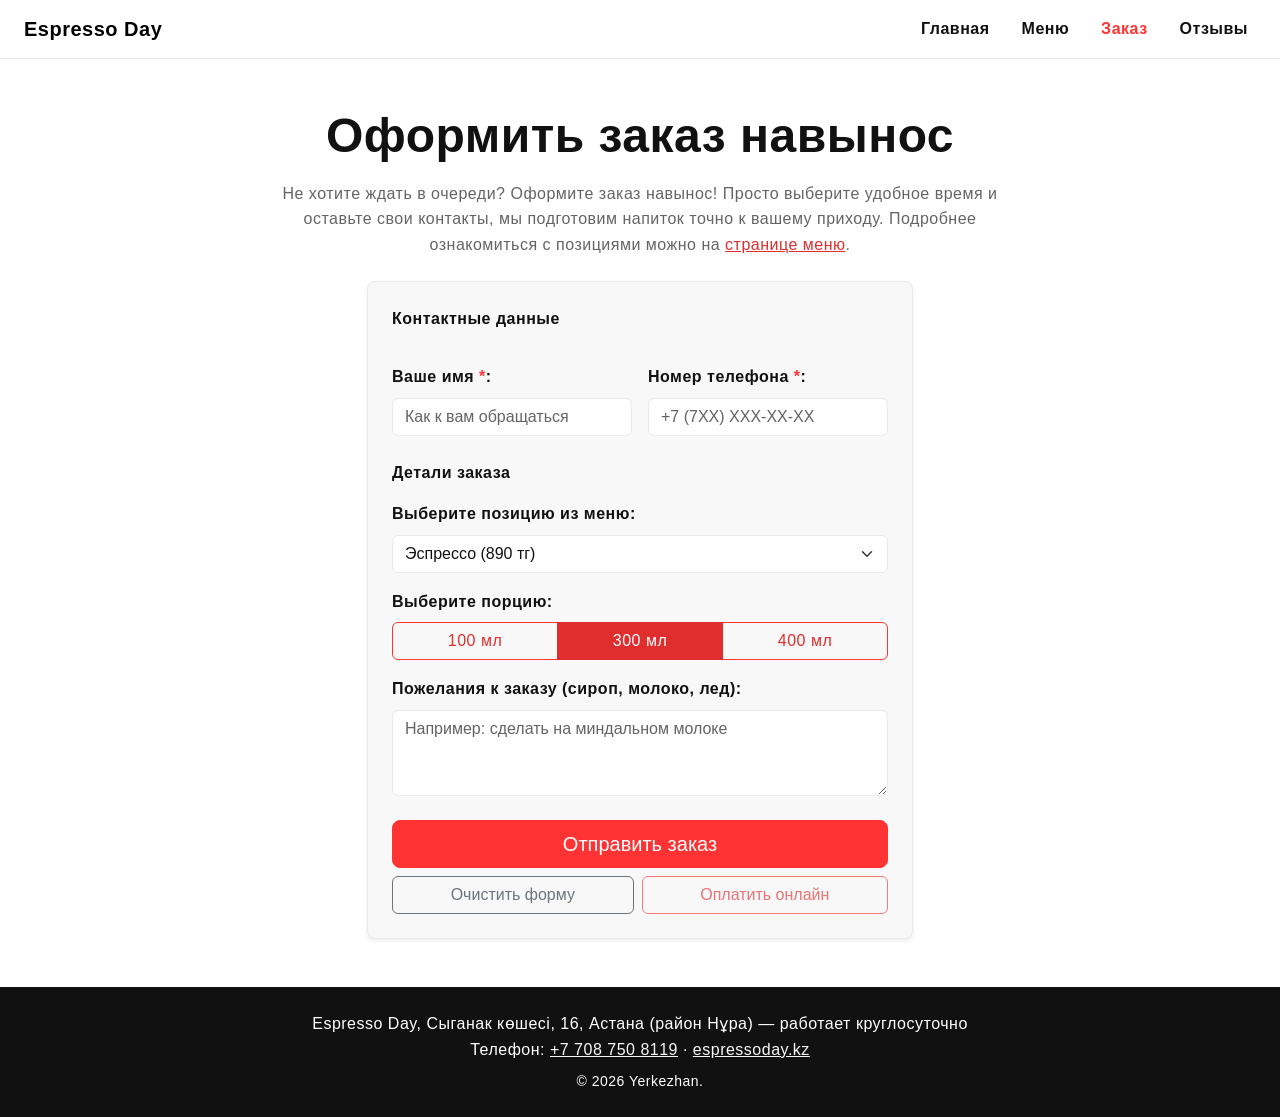
<file: order.html>
<!DOCTYPE html>
<html lang="ru">
<head>
    <meta charset="UTF-8">
    <meta name="viewport" content="width=device-width, initial-scale=1.0">
    <meta name="description" content="Форма для оформления предварительного заказа в Espresso Day на Сыганак 16, Астана.">
    <meta name="author" content="Yerkezhan">
    <title>Оформить заказ — Espresso Day</title>
    <link href="https://cdn.jsdelivr.net/npm/bootstrap@5.3.3/dist/css/bootstrap.min.css" rel="stylesheet" integrity="sha384-QWTKZyjpPEjISv5WaRU9OFeRpok6YctnYmDr5pNlyT2bRjXh0JMhjY6hW+ALEwIH" crossorigin="anonymous">
    <link rel="stylesheet" href="css/base.css">
    <link rel="stylesheet" href="css/yerkezhan.css">
</head>
<body class="d-flex flex-column min-vh-100">
    <header class="border-bottom bg-white">
        <nav class="navbar navbar-expand-md">
            <div class="container-fluid px-3 px-md-4">
                <a class="navbar-brand fw-bold" href="index.html">Espresso Day</a>
                <button class="navbar-toggler" type="button" data-bs-toggle="collapse" data-bs-target="#mainNav" aria-controls="mainNav" aria-expanded="false" aria-label="Открыть меню навигации">
                    <span class="navbar-toggler-icon"></span>
                </button>
                <div class="collapse navbar-collapse justify-content-md-end" id="mainNav">
                    <ul class="navbar-nav gap-md-3">
                        <li class="nav-item"><a class="nav-link fw-semibold" href="index.html">Главная</a></li>
                        <li class="nav-item"><a class="nav-link fw-semibold" href="menu.html">Меню</a></li>
                        <li class="nav-item"><a class="nav-link fw-semibold active" aria-current="page" href="order.html">Заказ</a></li>
                        <li class="nav-item"><a class="nav-link fw-semibold" href="reviews.html">Отзывы</a></li>
                    </ul>
                </div>
            </div>
        </nav>
    </header>

    <main class="container flex-grow-1 py-4 py-md-5">
        <h1 class="display-5 fw-bold text-center mb-3">Оформить заказ навынос</h1>

        <div class="row justify-content-center">
            <div class="col-12 col-md-10 col-lg-8">
                <p class="text-center text-muted mb-4">
                    Не хотите ждать в очереди? Оформите заказ навынос! 
                    Просто выберите удобное время и оставьте свои контакты, 
                    мы подготовим напиток точно к вашему приходу. Подробнее ознакомиться с позициями можно на 
                    <a href="menu.html">странице меню</a>.
                </p>
            </div>
        </div>

        <section class="row justify-content-center">
            <div class="col-12 col-md-10 col-lg-7 col-xl-6">
                <div class="bg-light border rounded-3 shadow-sm p-3 p-md-4">
                    
                    <!-- Контейнер для вывода результата отправки формы  -->
                    <div id="order-result-message" class="alert alert-success d-none mb-3" role="alert"></div>

                    <form id="order-form" action="#" method="get">
                        <fieldset class="border-0 p-0 mb-4">
                            <legend class="fs-6 fw-bold mb-3">Контактные данные</legend>
                            <div class="row g-3">
                                <div class="col-12 col-md-6">
                                    <label for="name" class="form-label fw-semibold">Ваше имя <span class="text-danger">*</span>:</label>
                                    <input type="text" id="name" name="name" placeholder="Как к вам обращаться" class="form-control" required>
                                </div>
                                <div class="col-12 col-md-6">
                                    <label for="phone" class="form-label fw-semibold">Номер телефона <span class="text-danger">*</span>:</label>
                                    <input type="tel" id="phone" name="phone" placeholder="+7 (7XX) XXX-XX-XX" class="form-control" required>
                                </div>
                            </div>
                        </fieldset>

                        <fieldset class="border-0 p-0 mb-4">
                            <legend class="fs-6 fw-bold mb-3">Детали заказа</legend>
                            <div class="mb-3">
                                <label for="drink" class="form-label fw-semibold">Выберите позицию из меню:</label>
                                <select id="drink" name="drink" class="form-select">
                                    <optgroup label="Кофе">
                                        <option value="Эспрессо">Эспрессо (890&nbsp;тг)</option>
                                        <option value="Американо">Американо (1&nbsp;190&nbsp;тг)</option>
                                        <option value="Латте">Латте (990&nbsp;тг)</option>
                                    </optgroup>
                                    <optgroup label="Горячие напитки">
                                        <option value="Мароканский">Мароканский (1&nbsp;490&nbsp;тг)</option>
                                        <option value="Имбирный">Имбирный (1&nbsp;590&nbsp;тг)</option>
                                    </optgroup>
                                    <optgroup label="Авторские напитки">
                                        <option value="Раф казакша">Раф казакша (1&nbsp;090&nbsp;тг)</option>
                                        <option value="Латте курт">Латте курт (1&nbsp;190&nbsp;тг)</option>
                                    </optgroup>
                                </select>
                            </div>

                            <div class="mb-3">
                                <div class="form-label fw-semibold">Выберите порцию:</div>
                                <div class="btn-group w-100" role="group" aria-label="Порция напитка">
                                    <input type="radio" class="btn-check" name="size" id="size-200" value="200 мл">
                                    <label class="btn btn-outline-danger" for="size-200">100 мл</label>

                                    <input type="radio" class="btn-check" name="size" id="size-300" value="300 мл" checked>
                                    <label class="btn btn-outline-danger" for="size-300">300 мл</label>

                                    <input type="radio" class="btn-check" name="size" id="size-400" value="400 мл">
                                    <label class="btn btn-outline-danger" for="size-400">400 мл</label>
                                </div>
                            </div>

                            <div class="mb-0">
                                <label for="comment" class="form-label fw-semibold">Пожелания к заказу (сироп, молоко, лед):</label>
                                <textarea id="comment" name="comment" rows="3" class="form-control" placeholder="Например: сделать на миндальном молоке"></textarea>
                            </div>
                        </fieldset>

                        <div class="d-grid gap-2">
                            <button type="submit" id="submit-order-btn" class="btn btn-danger btn-lg">Отправить заказ</button>
                            <div class="d-flex flex-column flex-sm-row gap-2">
                                <button type="reset" class="btn btn-outline-secondary flex-fill">Очистить форму</button>
                                <button type="button" class="btn btn-outline-danger flex-fill" disabled>Оплатить онлайн</button>
                            </div>
                        </div>
                    </form>
                </div>
            </div>
        </section>
    </main>

    <footer class="bg-dark text-white text-center py-4 mt-auto">
        <div class="container">
            <address class="mb-2">
                Espresso Day, Сыганак көшесі, 16, Астана (район Нұра) &mdash; работает круглосуточно<br>
                Телефон: <a href="tel:+77087508119" class="link-light">+7 708 750 8119</a>
                <span class="d-none d-sm-inline">&middot;</span>
                <a href="https://espressoday.kz" target="_blank" rel="noopener noreferrer" class="link-light d-block d-sm-inline">espressoday.kz</a>
            </address>
            <p class="small mb-0">&copy; 2026 Yerkezhan.</p>
        </div>
    </footer>

    <script src="https://cdn.jsdelivr.net/npm/bootstrap@5.3.3/dist/js/bootstrap.bundle.min.js" integrity="sha384-YvpcrYf0tY3lHB60NNkmXc5s9fDVZLESaAA55NDzOxhy9GkcIdslK1eN7N6jIeHz" crossorigin="anonymous"></script>
</body>
</html>
</file>
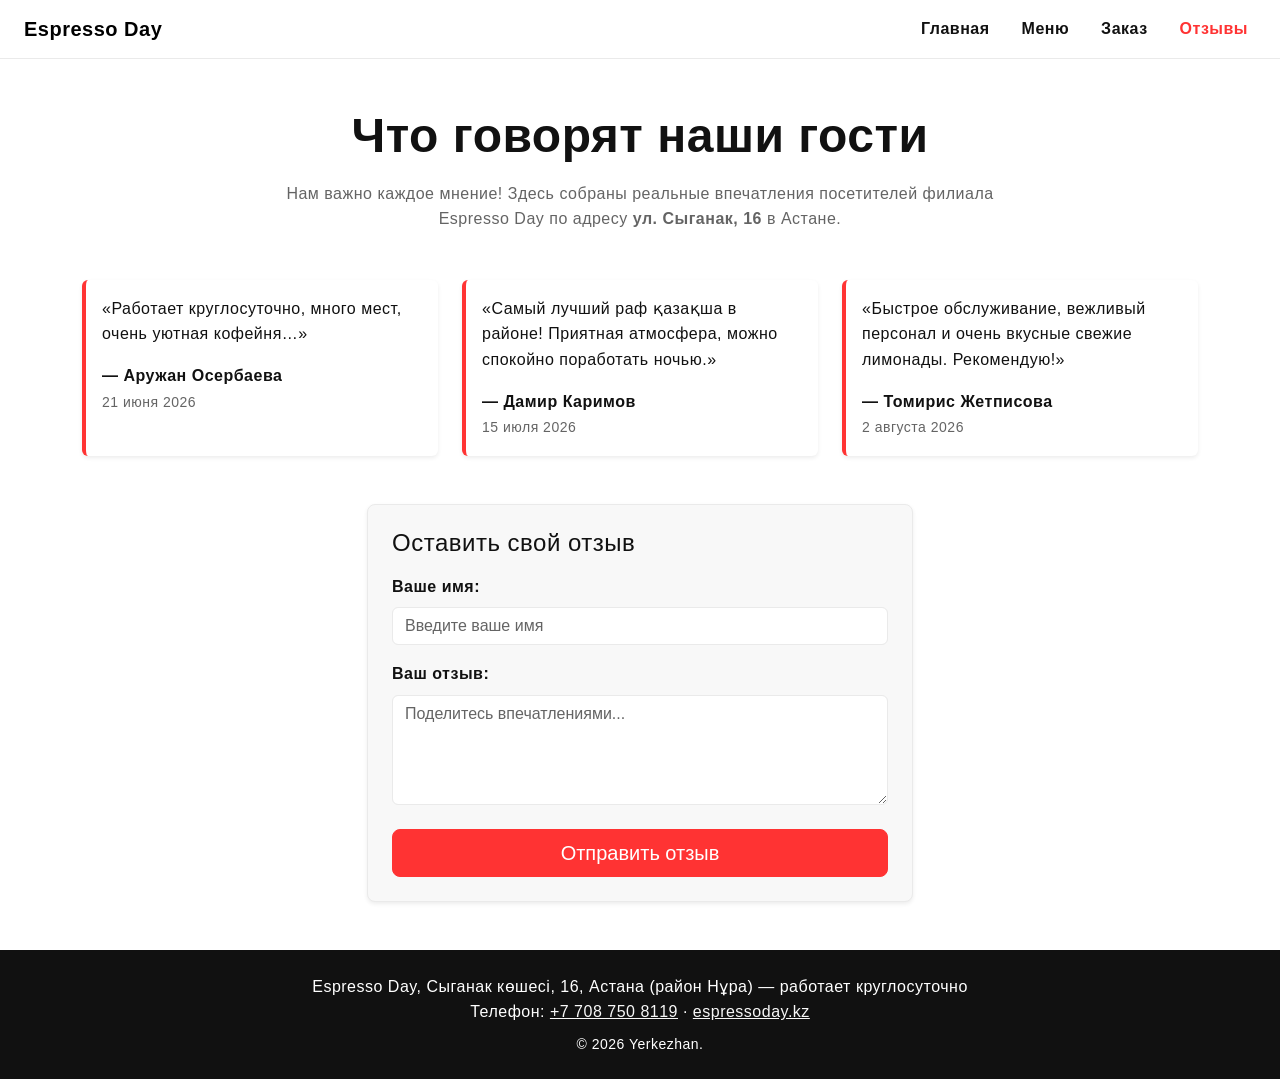
<file: reviews.html>
<!DOCTYPE html>
<html lang="ru">
<head>
    <meta charset="UTF-8">
    <meta name="viewport" content="width=device-width, initial-scale=1.0">
    <meta name="description" content="Отзывы гостей о круглосуточной кофейне Espresso Day на Сыганак 16 в Астане.">
    <meta name="author" content="Yerkezhan">
    <title>Отзывы — Espresso Day</title>
    <link href="https://cdn.jsdelivr.net/npm/bootstrap@5.3.3/dist/css/bootstrap.min.css" rel="stylesheet" integrity="sha384-QWTKZyjpPEjISv5WaRU9OFeRpok6YctnYmDr5pNlyT2bRjXh0JMhjY6hW+ALEwIH" crossorigin="anonymous">
    <link rel="stylesheet" href="css/base.css">
    <link rel="stylesheet" href="css/yerkezhan.css">
</head>
<body class="d-flex flex-column min-vh-100">
    <header class="border-bottom bg-white">
        <nav class="navbar navbar-expand-md">
            <div class="container-fluid px-3 px-md-4">
                <a class="navbar-brand fw-bold" href="index.html">Espresso Day</a>
                <button class="navbar-toggler" type="button" data-bs-toggle="collapse" data-bs-target="#mainNav" aria-controls="mainNav" aria-expanded="false" aria-label="Открыть меню навигации">
                    <span class="navbar-toggler-icon"></span>
                </button>
                <div class="collapse navbar-collapse justify-content-md-end" id="mainNav">
                    <ul class="navbar-nav gap-md-3">
                        <li class="nav-item"><a class="nav-link fw-semibold" href="index.html">Главная</a></li>
                        <li class="nav-item"><a class="nav-link fw-semibold" href="menu.html">Меню</a></li>
                        <li class="nav-item"><a class="nav-link fw-semibold" href="order.html">Заказ</a></li>
                        <li class="nav-item"><a class="nav-link fw-semibold active" aria-current="page" href="reviews.html">Отзывы</a></li>
                    </ul>
                </div>
            </div>
        </nav>
    </header>

    <main class="container flex-grow-1 py-4 py-md-5">
        <h1 class="display-5 fw-bold text-center mb-3">Что говорят наши гости</h1>

        <div class="row justify-content-center">
            <div class="col-12 col-md-10 col-lg-8">
                <p class="text-center text-muted mb-5">
                    Нам важно каждое мнение! Здесь собраны реальные впечатления посетителей 
                    филиала Espresso Day по адресу <strong>ул. Сыганак, 16</strong> в Астане.
                </p>
            </div>
        </div>

        <!-- Контейнер для отзывов -->
        <section id="reviews-container" class="row g-4 mb-5">
            <article class="col-12 col-md-6 col-lg-4">
              <div class="card h-100 border-top-0 border-end-0 border-bottom-0 border-start border-4 border-danger shadow-sm">
                <div class="card-body">
                <blockquote cite="https://2gis.kz/kk/astana/firm/70000001088274563">
                    <p><q>Работает круглосуточно, много мест, очень уютная кофейня&hellip;</q></p>
                </blockquote>
                <p class="fw-bold mb-0">&mdash; Аружан Осербаева</p>
                <p class="text-muted mb-0"><small>21 июня 2026</small></p>
                </div>
              </div>
            </article>

            <article class="col-12 col-md-6 col-lg-4">
              <div class="card h-100 border-top-0 border-end-0 border-bottom-0 border-start border-4 border-danger shadow-sm">
                <div class="card-body">
                <blockquote cite="https://2gis.kz/kk/astana/firm/70000001088274563">
                    <p><q>Самый лучший раф қазақша в районе! Приятная атмосфера, можно спокойно поработать ночью.</q></p>
                </blockquote>
                <p class="fw-bold mb-0">&mdash; Дамир Каримов</p>
                <p class="text-muted mb-0"><small>15 июля 2026</small></p>
                </div>
              </div>
            </article>

            <article class="col-12 col-md-6 col-lg-4">
              <div class="card h-100 border-top-0 border-end-0 border-bottom-0 border-start border-4 border-danger shadow-sm">
                <div class="card-body">
                <blockquote cite="https://2gis.kz/kk/astana/firm/70000001088274563">
                    <p><q>Быстрое обслуживание, вежливый персонал и очень вкусные свежие лимонады. Рекомендую!</q></p>
                </blockquote>
                <p class="fw-bold mb-0">&mdash; Томирис Жетписова</p>
                <p class="text-muted mb-0"><small>2 августа 2026</small></p>
                </div>
              </div>
            </article>
        </section>

        <!-- Блок добавления отзыва -->
        <section class="row justify-content-center">
            <div class="col-12 col-md-10 col-lg-7 col-xl-6">
                <div class="bg-light border rounded-3 shadow-sm p-3 p-md-4">
                    <h2 class="h4 mb-3">Оставить свой отзыв</h2>
                    
                    <!-- Сообщение об отправке -->
                    <div id="review-success-alert" class="alert alert-success d-none mb-3" role="alert">
                        Спасибо! Ваш отзыв успешно добавлен.
                    </div>

                    <form id="review-form" action="#" method="get">
                        <div class="mb-3">
                            <label for="review-name" class="form-label fw-semibold">Ваше имя:</label>
                            <input type="text" id="review-name" name="name" placeholder="Введите ваше имя" class="form-control" required>
                        </div>

                        <div class="mb-4">
                            <label for="review-text" class="form-label fw-semibold">Ваш отзыв:</label>
                            <textarea id="review-text" name="text" rows="4" placeholder="Поделитесь впечатлениями..." class="form-control" required></textarea>
                        </div>

                        <div class="d-grid">
                            <button type="submit" id="submit-review-btn" class="btn btn-danger btn-lg">Отправить отзыв</button>
                        </div>
                    </form>
                </div>
            </div>
        </section>
    </main>

    <footer class="bg-dark text-white text-center py-4 mt-auto">
        <div class="container">
            <address class="mb-2">
                Espresso Day, Сыганак көшесі, 16, Астана (район Нұра) &mdash; работает круглосуточно<br>
                Телефон: <a href="tel:+77087508119" class="link-light">+7 708 750 8119</a>
                <span class="d-none d-sm-inline">&middot;</span>
                <a href="https://espressoday.kz" target="_blank" rel="noopener noreferrer" class="link-light d-block d-sm-inline">espressoday.kz</a>
            </address>
            <p class="small mb-0">&copy; 2026 Yerkezhan.</p>
        </div>
    </footer>

    <script src="https://cdn.jsdelivr.net/npm/bootstrap@5.3.3/dist/js/bootstrap.bundle.min.js" integrity="sha384-YvpcrYf0tY3lHB60NNkmXc5s9fDVZLESaAA55NDzOxhy9GkcIdslK1eN7N6jIeHz" crossorigin="anonymous"></script>
</body>
</html>
</file>
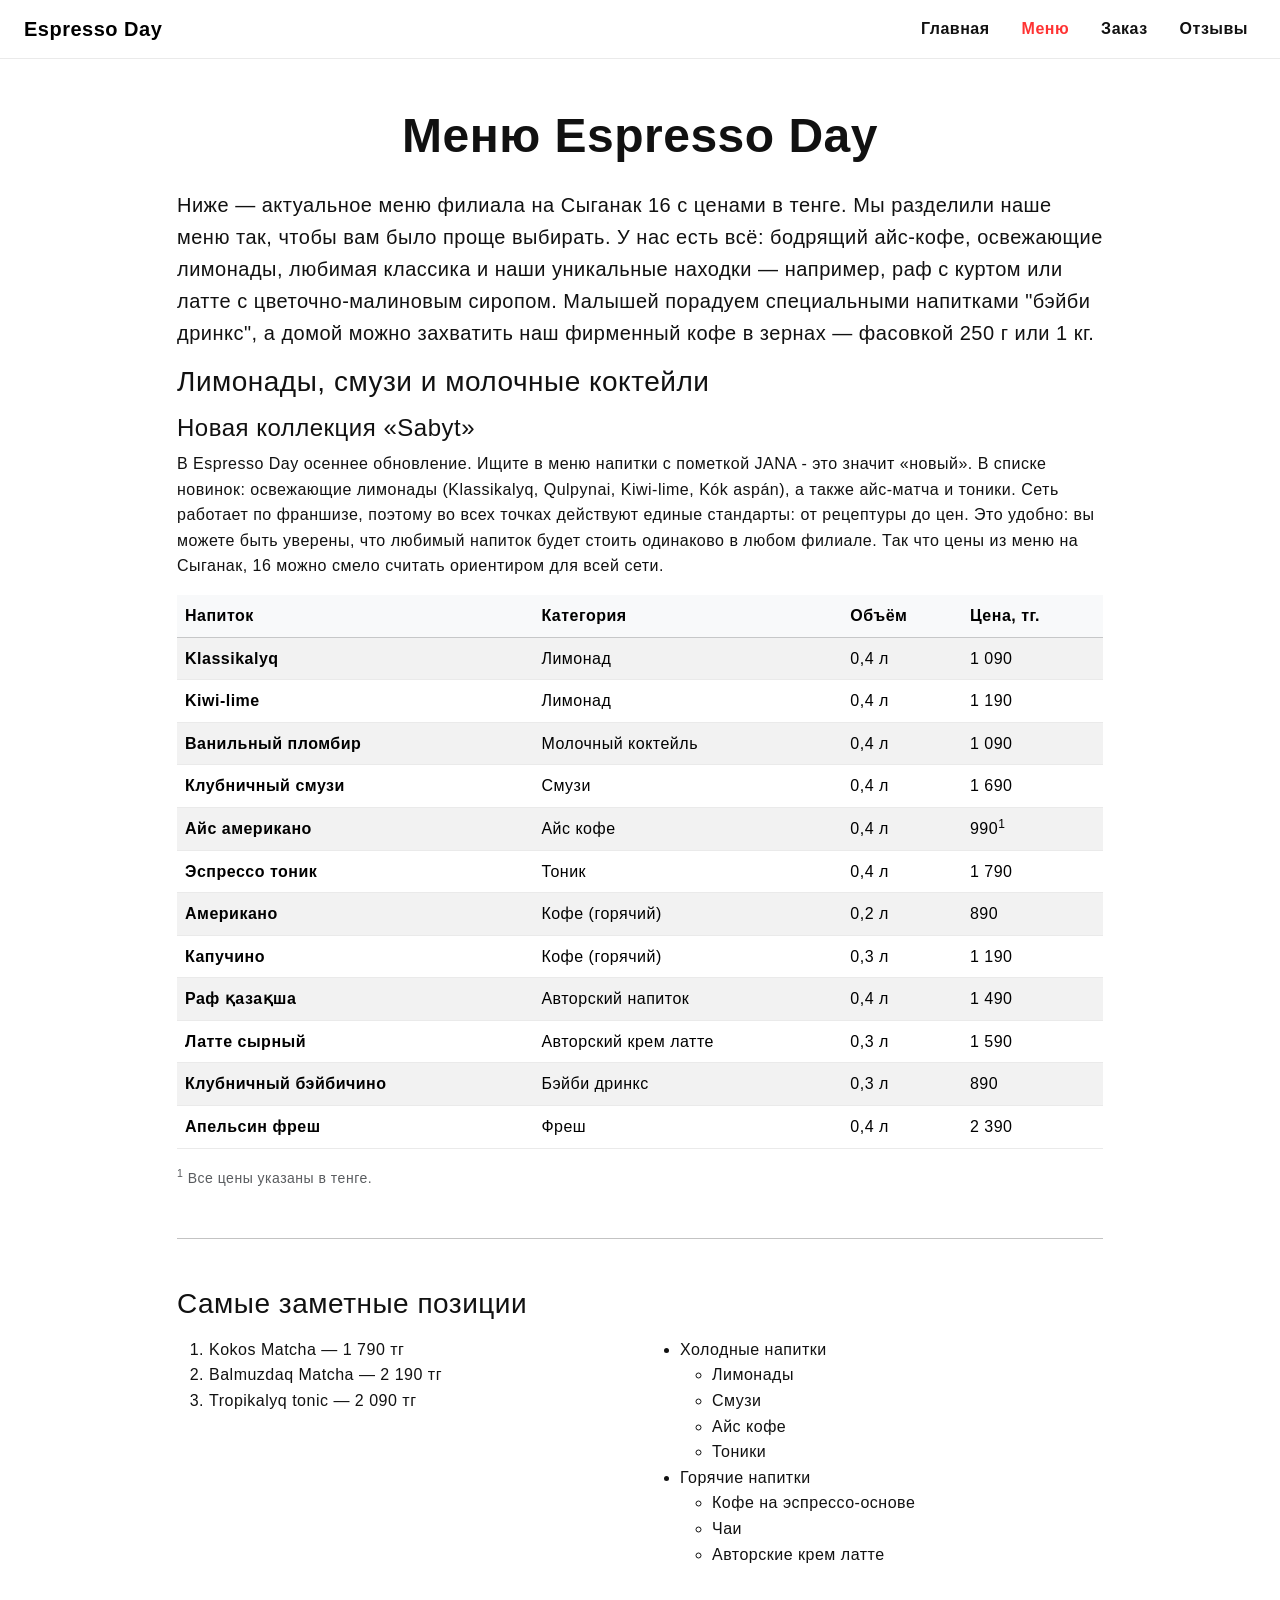
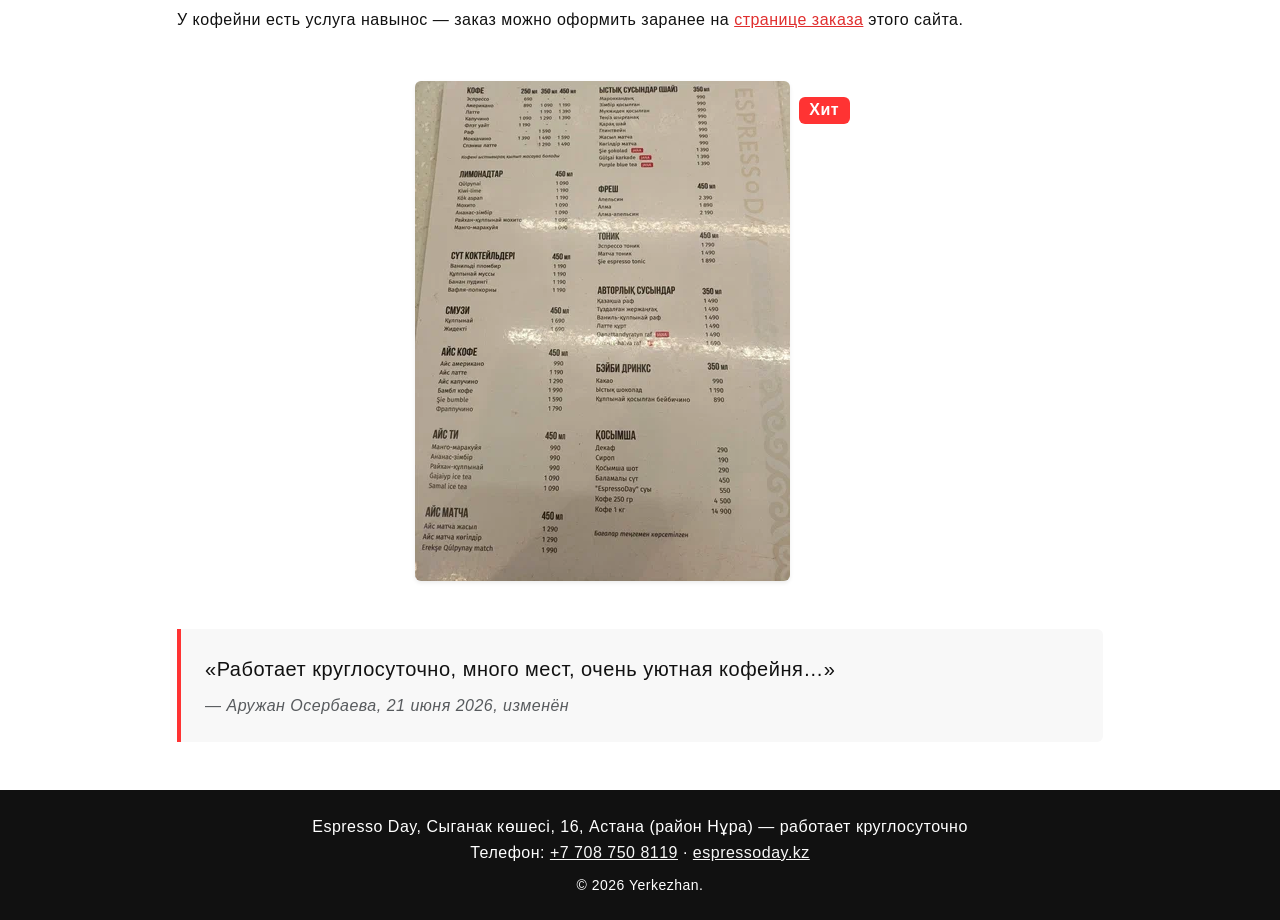
<file: espresso-day-site/menu.html>
<!DOCTYPE html>
<html lang="ru">
<head>
    <meta charset="UTF-8">
    <meta name="viewport" content="width=device-width, initial-scale=1.0">
    <meta name="description" content="Полное меню Espresso Day на Сыганак 16 в Астане с ценами в тенге.">
    <meta name="author" content="Yerkezhan">
    <title>Меню и цены — Espresso Day</title>
    <link href="https://cdn.jsdelivr.net/npm/bootstrap@5.3.3/dist/css/bootstrap.min.css" rel="stylesheet" integrity="sha384-QWTKZyjpPEjISv5WaRU9OFeRpok6YctnYmDr5pNlyT2bRjXh0JMhjY6hW+ALEwIH" crossorigin="anonymous">
    <link rel="stylesheet" href="css/base.css">
    <link rel="stylesheet" href="css/yerkezhan.css">
</head>
<body class="d-flex flex-column min-vh-100">
    <header class="border-bottom bg-white">
        <nav class="navbar navbar-expand-md">
            <div class="container-fluid px-3 px-md-4">
                <a class="navbar-brand fw-bold" href="index.html">Espresso Day</a>
                <button class="navbar-toggler" type="button" data-bs-toggle="collapse" data-bs-target="#mainNav" aria-controls="mainNav" aria-expanded="false" aria-label="Открыть меню навигации">
                    <span class="navbar-toggler-icon"></span>
                </button>
                <div class="collapse navbar-collapse justify-content-md-end" id="mainNav">
                    <ul class="navbar-nav gap-md-3">
                        <li class="nav-item"><a class="nav-link fw-semibold" href="index.html">Главная</a></li>
                        <li class="nav-item"><a class="nav-link fw-semibold active" aria-current="page" href="menu.html">Меню</a></li>
                        <li class="nav-item"><a class="nav-link fw-semibold" href="order.html">Заказ</a></li>
                        <li class="nav-item"><a class="nav-link fw-semibold" href="reviews.html">Отзывы</a></li>
                    </ul>
                </div>
            </div>
        </nav>
    </header>

    <!-- container таблица и списки остаются читаемыми на широком мониторе -->
    <main class="container flex-grow-1 py-4 py-md-5">
        <h1 class="display-5 fw-bold text-center mb-4">Меню Espresso Day</h1>

        <div class="row">
        <div class="col-12 col-xl-10 mx-auto">

        <p class="lead">
            Ниже &mdash; актуальное меню филиала на Сыганак 16 с ценами в тенге.
            Мы разделили наше меню так, чтобы вам было проще выбирать. 
            У нас есть всё: бодрящий айс-кофе, освежающие лимонады, любимая 
            классика и наши уникальные находки — например, раф с куртом или латте 
            с цветочно-малиновым сиропом. Малышей порадуем специальными напитками 
            "бэйби дринкс", а домой можно захватить наш фирменный кофе в зернах — фасовкой 250 г или 1 кг.
        </p>

        <section id="tseny">
            <h2 class="h3 mb-3">Лимонады, смузи и молочные коктейли</h2>

            <article>
                <h3 class="h4">Новая коллекция «Sabyt»</h3>
            </article>
            <p>
                В Espresso Day осеннее обновление. 
                Ищите в меню напитки с пометкой JANA - 
                это значит «новый». В списке новинок: освежающие лимонады 
                (Klassikalyq, Qulpynai, Kiwi-lime, Kók aspán), а также айс-матча и тоники.
                Сеть работает по франшизе, поэтому во всех точках действуют единые стандарты: 
                от рецептуры до цен. Это удобно: вы можете быть уверены, что любимый напиток 
                будет стоить одинаково в любом филиале. Так что цены из меню на Сыганак, 16 
                можно смело считать ориентиром для всей сети.
            </p>

            <!-- table-responsive: на телефоне таблица прокручивается внутри своего блока, а не раздвигает всю страницу -->
            <div class="table-responsive">
            <table class="table table-striped table-hover align-middle">
                <thead class="table-light">
                    <tr>
                        <th scope="col">Напиток</th>
                        <th scope="col">Категория</th>
                        <th scope="col">Объём</th>
                        <th scope="col">Цена, тг.</th>
                    </tr>
                </thead>
                <tbody>
                    <tr>
                        <th scope="row">Klassikalyq</th>
                        <td>Лимонад</td>
                        <td>0,4 л</td>
                        <td>1 090</td>
                    </tr>
                    <tr>
                        <th scope="row">Kiwi-lime</th>
                        <td>Лимонад</td>
                        <td>0,4 л</td>
                        <td>1 190</td>
                    </tr>
                    <tr>
                        <th scope="row">Ванильный пломбир</th>
                        <td>Молочный коктейль</td>
                        <td>0,4 л</td>
                        <td>1 090</td>
                    </tr>
                    <tr>
                        <th scope="row">Клубничный смузи</th>
                        <td>Смузи</td>
                        <td>0,4 л</td>
                        <td>1 690</td>
                    </tr>
                    <tr>
                        <th scope="row">Айс американо</th>
                        <td>Айс кофе</td>
                        <td>0,4 л</td>
                        <td>990<sup>1</sup></td>
                    </tr>
                    <tr>
                        <th scope="row">Эспрессо тоник</th>
                        <td>Тоник</td>
                        <td>0,4 л</td>
                        <td>1 790</td>
                    </tr>
                    <tr>
                        <th scope="row">Американо</th>
                        <td>Кофе (горячий)</td>
                        <td>0,2 л</td>
                        <td>890</td>
                    </tr>
                    <tr>
                        <th scope="row">Капучино</th>
                        <td>Кофе (горячий)</td>
                        <td>0,3 л</td>
                        <td>1 190</td>
                    </tr>
                    <tr>
                        <th scope="row">Раф қазақша</th>
                        <td>Авторский напиток</td>
                        <td>0,4 л</td>
                        <td>1 490</td>
                    </tr>
                    <tr>
                        <th scope="row">Латте сырный</th>
                        <td>Авторский крем латте</td>
                        <td>0,3 л</td>
                        <td>1 590</td>
                    </tr>
                    <tr>
                        <th scope="row">Клубничный бэйбичино</th>
                        <td>Бэйби дринкс</td>
                        <td>0,3 л</td>
                        <td>890</td>
                    </tr>
                    <tr>
                        <th scope="row">Апельсин фреш</th>
                        <td>Фреш</td>
                        <td>0,4 л</td>
                        <td>2 390</td>
                    </tr>
                </tbody>
            </table>
            </div>
            <p class="text-muted"><small><sup>1</sup> Все цены указаны в тенге.</small></p>
        </section>

        <hr class="my-5">

        <section>
            <h2 class="h3 mb-3">Самые заметные позиции</h2>
            <!-- Вложенность: внутри колонки (col-xl-10) лежит ещё один row со своими колонками -->
            <div class="row g-3">
            <div class="col-12 col-md-6">
            <ol start="1">
                <li>Kokos Matcha &mdash; 1 790 тг</li>
                <li>Balmuzdaq Matcha &mdash; 2 190 тг</li>
                <li>Tropikalyq tonic &mdash; 2 090 тг</li>
            </ol>
            </div>
            <div class="col-12 col-md-6">
            <ul>
                <li>Холодные напитки
                    <ul>
                        <li>Лимонады</li>
                        <li>Смузи</li>
                        <li>Айс кофе</li>
                        <li>Тоники</li>
                    </ul>
                </li>
                <li>Горячие напитки
                    <ul>
                        <li>Кофе на эспрессо-основе</li>
                        <li>Чаи</li>
                        <li>Авторские крем латте</li>
                    </ul>
                </li>
            </ul>
            </div>
            </div>
        </section>

        <aside class="mt-4">
            <p class="text-center text-md-start">
                У кофейни есть услуга навынос &mdash; заказ можно оформить заранее
                на <a href="order.html">странице заказа</a> этого сайта.
            </p>
        </aside>

        <div class="row justify-content-center my-5">
            <div class="col-12 col-md-8 col-lg-6">
                <div class="position-relative">
                    <span class="badge text-bg-danger position-absolute top-0 end-0 m-3 fs-6">Хит</span>
                    <img src="images/L_height.webp" alt="Меню кофейни Espresso Day на стойке" class="img-fluid rounded shadow-sm">
                </div>
            </div>
        </div>

        <div class="bg-light border-start border-4 border-danger rounded-end p-3 p-md-4">
            <blockquote class="blockquote mb-2" cite="https://2gis.kz/kk/astana/firm/70000001088274563">
                <p class="mb-0"><q>Работает круглосуточно, много мест, очень уютная кофейня&hellip;</q></p>
            </blockquote>
            <p class="text-muted mb-0">&mdash; <cite>Аружан Осербаева, 21 июня 2026, изменён</cite></p>
        </div>

        </div>
        </div>
    </main>

    <footer class="bg-dark text-white text-center py-4 mt-auto">
        <!-- container: содержимое подвала по ширине выровнено с основным текстом страницы -->
        <div class="container">
            <address class="mb-2">
                Espresso Day, Сыганак көшесі, 16, Астана (район Нұра) &mdash; работает круглосуточно<br>
                Телефон: <a href="tel:+77087508119" class="link-light">+7 708 750 8119</a>
                <span class="d-none d-sm-inline">&middot;</span>
                <a href="https://espressoday.kz" target="_blank" rel="noopener noreferrer" class="link-light d-block d-sm-inline">espressoday.kz</a>
            </address>
            <p class="small mb-0">&copy; 2026 Yerkezhan.</p>
        </div>
    </footer>

    <script src="https://cdn.jsdelivr.net/npm/bootstrap@5.3.3/dist/js/bootstrap.bundle.min.js" integrity="sha384-YvpcrYf0tY3lHB60NNkmXc5s9fDVZLESaAA55NDzOxhy9GkcIdslK1eN7N6jIeHz" crossorigin="anonymous"></script>
</body>
</html>
</file>
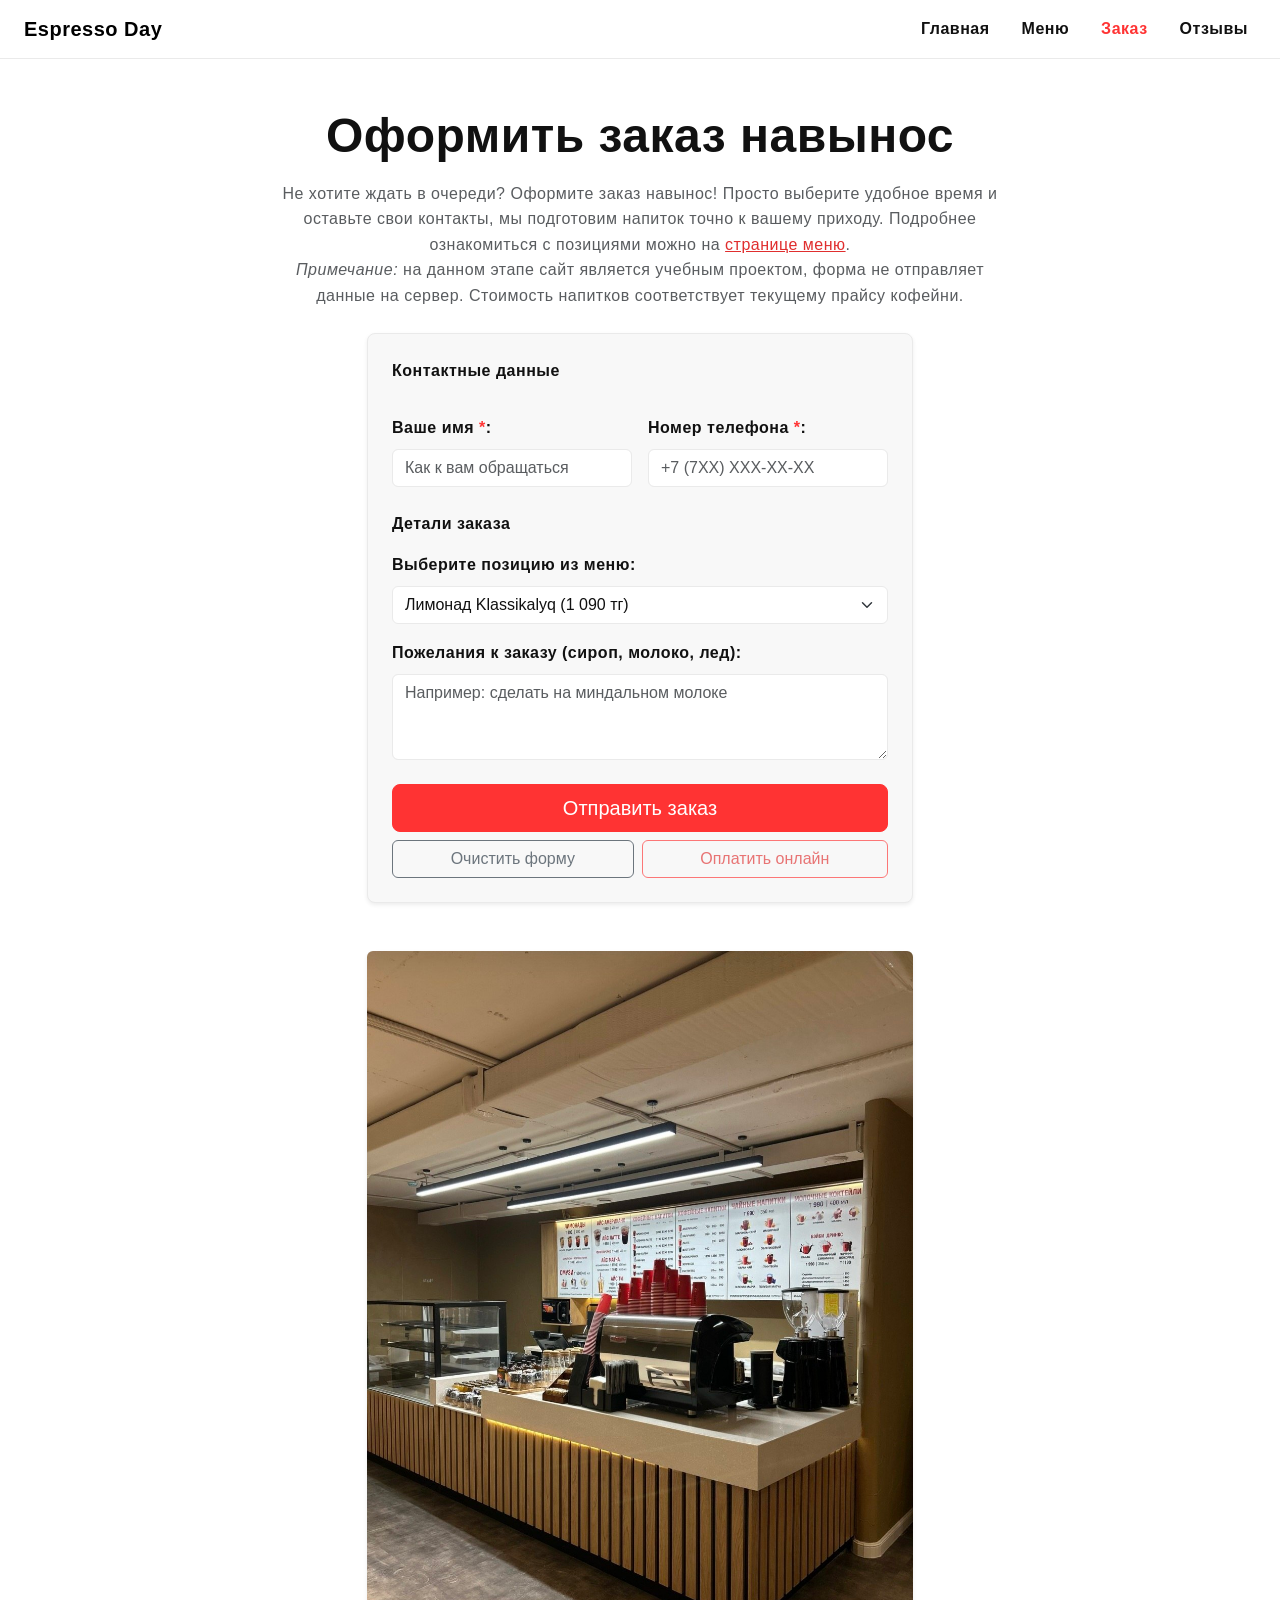
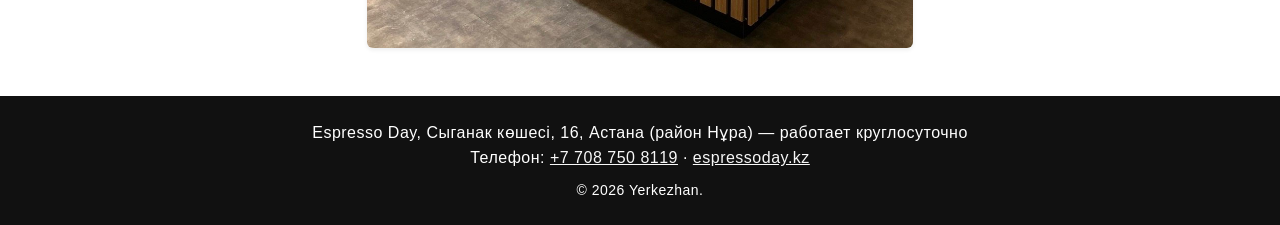
<file: espresso-day-site/order.html>
<!DOCTYPE html>
<html lang="ru">
<head>
    <meta charset="UTF-8">
    <meta name="viewport" content="width=device-width, initial-scale=1.0">
    <meta name="description" content="Форма для оформления предварительного заказа в Espresso Day на Сыганак 16, Астана.">
    <meta name="author" content="Yerkezhan">
    <title>Оформить заказ — Espresso Day</title>
    <link href="https://cdn.jsdelivr.net/npm/bootstrap@5.3.3/dist/css/bootstrap.min.css" rel="stylesheet" integrity="sha384-QWTKZyjpPEjISv5WaRU9OFeRpok6YctnYmDr5pNlyT2bRjXh0JMhjY6hW+ALEwIH" crossorigin="anonymous">
    <link rel="stylesheet" href="css/base.css">
    <link rel="stylesheet" href="css/yerkezhan.css">
</head>
<body class="d-flex flex-column min-vh-100">
    <header class="border-bottom bg-white">
        <nav class="navbar navbar-expand-md">
            <div class="container-fluid px-3 px-md-4">
                <a class="navbar-brand fw-bold" href="index.html">Espresso Day</a>
                <button class="navbar-toggler" type="button" data-bs-toggle="collapse" data-bs-target="#mainNav" aria-controls="mainNav" aria-expanded="false" aria-label="Открыть меню навигации">
                    <span class="navbar-toggler-icon"></span>
                </button>
                <div class="collapse navbar-collapse justify-content-md-end" id="mainNav">
                    <ul class="navbar-nav gap-md-3">
                        <li class="nav-item"><a class="nav-link fw-semibold" href="index.html">Главная</a></li>
                        <li class="nav-item"><a class="nav-link fw-semibold" href="menu.html">Меню</a></li>
                        <li class="nav-item"><a class="nav-link fw-semibold active" aria-current="page" href="order.html">Заказ</a></li>
                        <li class="nav-item"><a class="nav-link fw-semibold" href="reviews.html">Отзывы</a></li>
                    </ul>
                </div>
            </div>
        </nav>
    </header>

    <!-- container форма и текст не растягиваются на всю ширину монитора -->
    <main class="container flex-grow-1 py-4 py-md-5">
        <h1 class="display-5 fw-bold text-center mb-3">Оформить заказ навынос</h1>

        <div class="row justify-content-center">
        <div class="col-12 col-md-10 col-lg-8">
        <p class="text-center text-muted mb-4">
            Не хотите ждать в очереди? Оформите заказ навынос! 
            Просто выберите удобное время и оставьте свои контакты, 
            мы подготовим напиток точно к вашему приходу. Подробнее ознакомиться с позициями можно на 
            <a href="menu.html">странице меню</a>. 
            <br><em>Примечание:</em> на данном этапе сайт является учебным проектом, форма не отправляет данные на сервер. 
            Стоимость напитков соответствует текущему прайсу кофейни.
        </p>
        </div>
        </div>

        <section class="row justify-content-center">
        <div class="col-12 col-md-10 col-lg-7 col-xl-6">
        <div class="bg-light border rounded-3 shadow-sm p-3 p-md-4">
            <form action="#" method="get">
                
                <fieldset class="border-0 p-0 mb-4">
                    <legend class="fs-6 fw-bold mb-3">Контактные данные</legend>

                    <!-- Вложенность: внутри колонки формы лежит ещё один row - имя и телефон рядом на планшете и компьютере -->
                    <div class="row g-3">
                        <div class="col-12 col-md-6">
                            <label for="name" class="form-label fw-semibold">Ваше имя <span class="text-danger">*</span>:</label>
                            <input type="text" id="name" name="name" placeholder="Как к вам обращаться" class="form-control" required>
                        </div>

                        <div class="col-12 col-md-6">
                            <label for="phone" class="form-label fw-semibold">Номер телефона <span class="text-danger">*</span>:</label>
                            <input type="tel" id="phone" name="phone" placeholder="+7 (7XX) XXX-XX-XX" class="form-control" required>
                        </div>
                    </div>
                </fieldset>

                <fieldset class="border-0 p-0 mb-4">
                    <legend class="fs-6 fw-bold mb-3">Детали заказа</legend>

                    <div class="mb-3">
                        <label for="drink" class="form-label fw-semibold">Выберите позицию из меню:</label>
                        <select id="drink" name="drink" class="form-select">
                            <option value="klassikalyq">Лимонад Klassikalyq (1 090 тг)</option>
                            <option value="kiwi-lime">Лимонад Kiwi-lime (1 190 тг)</option>
                            <option value="cappuccino">Капучино (1 190 тг)</option>
                            <option value="raf-kazakhstan">Раф қазақша (1 490 тг)</option>
                            <option value="cheese-latte">Латте сырный (1 590 тг)</option>
                            <option value="kokos-matcha">Kokos Matcha (1 790 тг)</option>
                        </select>
                    </div>

                    <div class="mb-0">
                        <label for="comment" class="form-label fw-semibold">Пожелания к заказу (сироп, молоко, лед):</label>
                        <textarea id="comment" name="comment" rows="3" class="form-control" placeholder="Например: сделать на миндальном молоке"></textarea>
                    </div>
                </fieldset>

                <div class="d-grid gap-2">
                    <button type="submit" class="btn btn-danger btn-lg">Отправить заказ</button>
                    <div class="d-flex flex-column flex-sm-row gap-2">
                        <button type="reset" class="btn btn-outline-secondary flex-fill">Очистить форму</button>
                        <button type="button" class="btn btn-outline-danger flex-fill" disabled>Оплатить онлайн</button>
                    </div>
                </div>
            </form>
        </div>
        </div>
        </section>

        <div class="row justify-content-center mt-5">
            <div class="col-12 col-md-8 col-lg-6 text-center">
                <img src="images/photo_5271564811424702232_w.jpg" alt="Стойка выдачи заказов в Espresso Day на Сыганак 16" class="img-fluid rounded shadow-sm">
            </div>
        </div>
    </main>

    <footer class="bg-dark text-white text-center py-4 mt-auto">
        <!-- container: содержимое подвала по ширине выровнено с основным текстом страницы -->
        <div class="container">
            <address class="mb-2">
                Espresso Day, Сыганак көшесі, 16, Астана (район Нұра) &mdash; работает круглосуточно<br>
                Телефон: <a href="tel:+77087508119" class="link-light">+7 708 750 8119</a>
                <span class="d-none d-sm-inline">&middot;</span>
                <a href="https://espressoday.kz" target="_blank" rel="noopener noreferrer" class="link-light d-block d-sm-inline">espressoday.kz</a>
            </address>
            <p class="small mb-0">&copy; 2026 Yerkezhan.</p>
        </div>
    </footer>

    <script src="https://cdn.jsdelivr.net/npm/bootstrap@5.3.3/dist/js/bootstrap.bundle.min.js" integrity="sha384-YvpcrYf0tY3lHB60NNkmXc5s9fDVZLESaAA55NDzOxhy9GkcIdslK1eN7N6jIeHz" crossorigin="anonymous"></script>
</body>
</html>
</file>
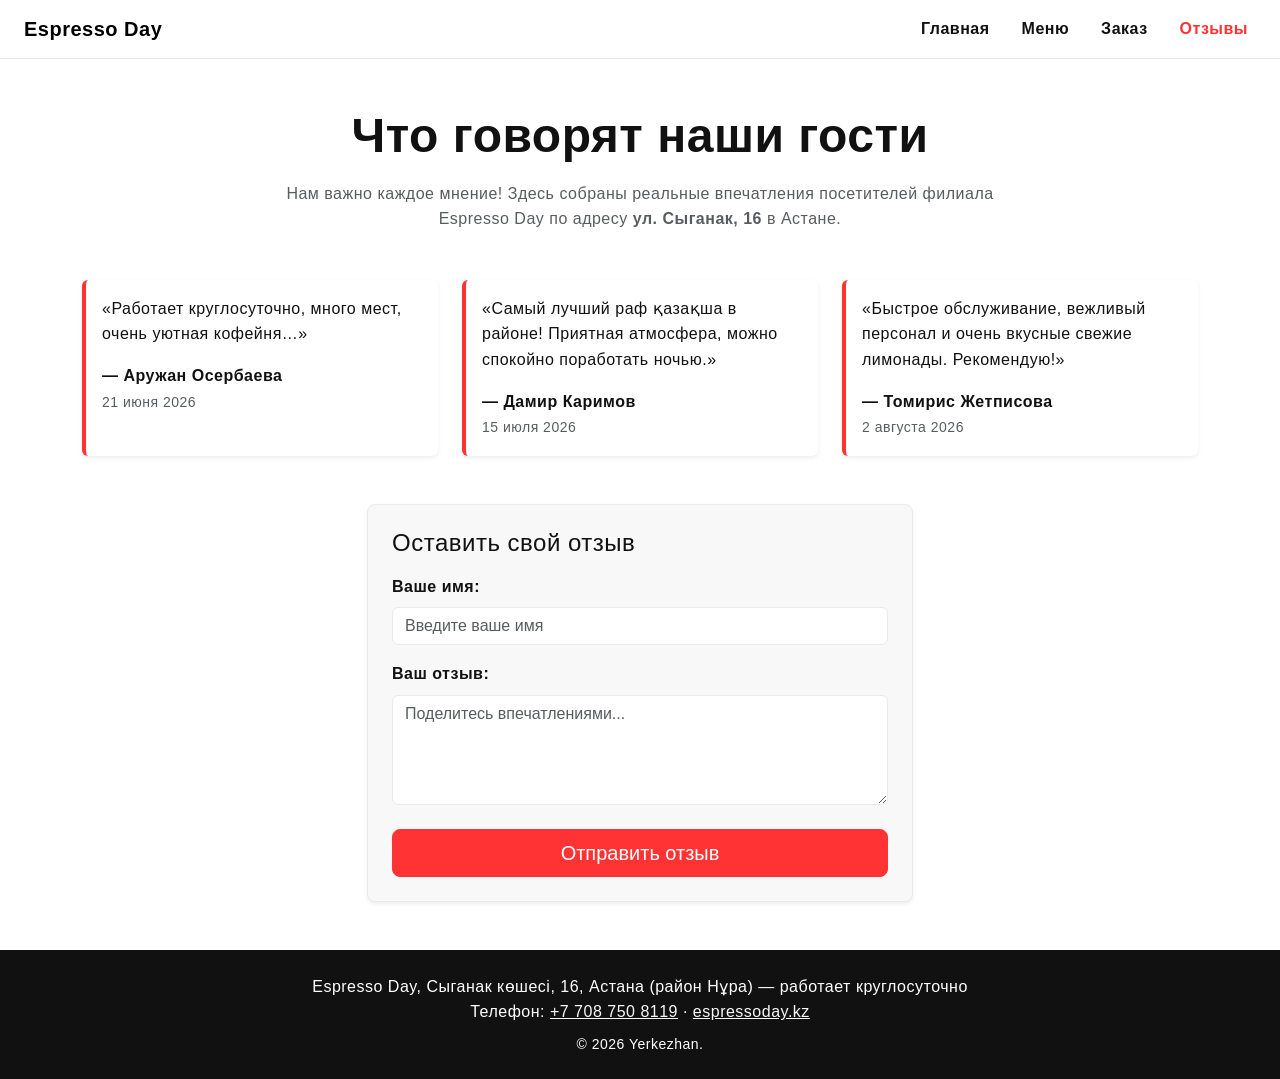
<file: espresso-day-site/reviews.html>
<!DOCTYPE html>
<html lang="ru">
<head>
    <meta charset="UTF-8">
    <meta name="viewport" content="width=device-width, initial-scale=1.0">
    <meta name="description" content="Отзывы гостей о круглосуточной кофейне Espresso Day на Сыганак 16 в Астане.">
    <meta name="author" content="Yerkezhan">
    <title>Отзывы — Espresso Day</title>
    <link href="https://cdn.jsdelivr.net/npm/bootstrap@5.3.3/dist/css/bootstrap.min.css" rel="stylesheet" integrity="sha384-QWTKZyjpPEjISv5WaRU9OFeRpok6YctnYmDr5pNlyT2bRjXh0JMhjY6hW+ALEwIH" crossorigin="anonymous">
    <link rel="stylesheet" href="css/base.css">
    <link rel="stylesheet" href="css/yerkezhan.css">
</head>
<body class="d-flex flex-column min-vh-100">
    <header class="border-bottom bg-white">
        <nav class="navbar navbar-expand-md">
            <div class="container-fluid px-3 px-md-4">
                <a class="navbar-brand fw-bold" href="index.html">Espresso Day</a>
                <button class="navbar-toggler" type="button" data-bs-toggle="collapse" data-bs-target="#mainNav" aria-controls="mainNav" aria-expanded="false" aria-label="Открыть меню навигации">
                    <span class="navbar-toggler-icon"></span>
                </button>
                <div class="collapse navbar-collapse justify-content-md-end" id="mainNav">
                    <ul class="navbar-nav gap-md-3">
                        <li class="nav-item"><a class="nav-link fw-semibold" href="index.html">Главная</a></li>
                        <li class="nav-item"><a class="nav-link fw-semibold" href="menu.html">Меню</a></li>
                        <li class="nav-item"><a class="nav-link fw-semibold" href="order.html">Заказ</a></li>
                        <li class="nav-item"><a class="nav-link fw-semibold active" aria-current="page" href="reviews.html">Отзывы</a></li>
                    </ul>
                </div>
            </div>
        </nav>
    </header>

    <!-- container карточки остаются в аккуратной сетке, а не растягиваются на весь монитор -->
    <main class="container flex-grow-1 py-4 py-md-5">
        <h1 class="display-5 fw-bold text-center mb-3">Что говорят наши гости</h1>

        <div class="row justify-content-center">
        <div class="col-12 col-md-10 col-lg-8">
        <p class="text-center text-muted mb-5">
            Нам важно каждое мнение! Здесь собраны реальные впечатления посетителей 
            филиала Espresso Day по адресу <strong>ул. Сыганак, 16</strong> в Астане.
        </p>
        </div>
        </div>

        <!-- col-12 col-md-6 col-lg-4: 1 карточка в ряд на телефоне, 2 на планшете, 3 на компьютере. g-4 - отступы между карточками -->
        <section class="row g-4 mb-5">
            <article class="col-12 col-md-6 col-lg-4">
              <div class="card h-100 border-top-0 border-end-0 border-bottom-0 border-start border-4 border-danger shadow-sm">
                <div class="card-body">
                <blockquote cite="https://2gis.kz/kk/astana/firm/70000001088274563">
                    <p><q>Работает круглосуточно, много мест, очень уютная кофейня&hellip;</q></p>
                </blockquote>
                <p class="fw-bold mb-0">&mdash; Аружан Осербаева</p>
                <p class="text-muted mb-0"><small>21 июня 2026</small></p>
                </div>
              </div>
            </article>

            <article class="col-12 col-md-6 col-lg-4">
              <div class="card h-100 border-top-0 border-end-0 border-bottom-0 border-start border-4 border-danger shadow-sm">
                <div class="card-body">
                <blockquote cite="https://2gis.kz/kk/astana/firm/70000001088274563">
                    <p><q>Самый лучший раф қазақша в районе! Приятная атмосфера, можно спокойно поработать ночью.</q></p>
                </blockquote>
                <p class="fw-bold mb-0">&mdash; Дамир Каримов</p>
                <p class="text-muted mb-0"><small>15 июля 2026</small></p>
                </div>
              </div>
            </article>

            <article class="col-12 col-md-6 col-lg-4">
              <div class="card h-100 border-top-0 border-end-0 border-bottom-0 border-start border-4 border-danger shadow-sm">
                <div class="card-body">
                <blockquote cite="https://2gis.kz/kk/astana/firm/70000001088274563">
                    <p><q>Быстрое обслуживание, вежливый персонал и очень вкусные свежие лимонады. Рекомендую!</q></p>
                </blockquote>
                <p class="fw-bold mb-0">&mdash; Томирис Жетписова</p>
                <p class="text-muted mb-0"><small>2 августа 2026</small></p>
                </div>
              </div>
            </article>

        </section>

        <!-- Блок добавления отзыва -->
        <section class="row justify-content-center">
        <div class="col-12 col-md-10 col-lg-7 col-xl-6">
        <div class="bg-light border rounded-3 shadow-sm p-3 p-md-4">
            <h2 class="h4 mb-3">Оставить свой отзыв</h2>
            <form action="#" method="get">
                <div class="mb-3">
                    <label for="review-name" class="form-label fw-semibold">Ваше имя:</label>
                    <input type="text" id="review-name" name="name" placeholder="Введите ваше имя" class="form-control" required>
                </div>

                <div class="mb-4">
                    <label for="review-text" class="form-label fw-semibold">Ваш отзыв:</label>
                    <textarea id="review-text" name="text" rows="4" placeholder="Поделитесь впечатлениями..." class="form-control" required></textarea>
                </div>

                <div class="d-grid">
                    <button type="submit" class="btn btn-danger btn-lg">Отправить отзыв</button>
                </div>
            </form>
        </div>
        </div>
        </section>
    </main>

    <footer class="bg-dark text-white text-center py-4 mt-auto">
        <!-- container: содержимое подвала по ширине выровнено с основным текстом страницы -->
        <div class="container">
            <address class="mb-2">
                Espresso Day, Сыганак көшесі, 16, Астана (район Нұра) &mdash; работает круглосуточно<br>
                Телефон: <a href="tel:+77087508119" class="link-light">+7 708 750 8119</a>
                <span class="d-none d-sm-inline">&middot;</span>
                <a href="https://espressoday.kz" target="_blank" rel="noopener noreferrer" class="link-light d-block d-sm-inline">espressoday.kz</a>
            </address>
            <p class="small mb-0">&copy; 2026 Yerkezhan.</p>
        </div>
    </footer>

    <script src="https://cdn.jsdelivr.net/npm/bootstrap@5.3.3/dist/js/bootstrap.bundle.min.js" integrity="sha384-YvpcrYf0tY3lHB60NNkmXc5s9fDVZLESaAA55NDzOxhy9GkcIdslK1eN7N6jIeHz" crossorigin="anonymous"></script>
</body>
</html>
</file>
<file: css/base.css>
/*
   ПАЛИТРА ESPRESSO DAY :
   1. #ffffff - белый, фон страницы
   2. #111111 - чёрный, основной цвет текста и подвала
   3. #ff3333 - красный, кнопки и акценты
   4. #f8f8f8 - светло-серый, фон карточек и блоков
*/
:root {
  --bs-body-font-family: Arial, Helvetica, sans-serif;
  --bs-body-color: #111111;
  --bs-body-color-rgb: 17, 17, 17;
  /* серый для маленького и приглушённого текста*/
  --bs-secondary-color: rgba(17, 17, 17, 0.65);
  --bs-secondary-color-rgb: 17, 17, 17;
  --bs-secondary: #6b6b6b;
  --bs-secondary-rgb: 107, 107, 107;
  --bs-body-line-height: 1.6;
  --bs-border-color: #eaeaea;
  /* главный цвет Bootstrap */
  --bs-primary: #ff3333;
  --bs-primary-rgb: 255, 51, 51;
  --bs-focus-ring-color: rgba(255, 51, 51, 0.25);
  --bs-danger: #ff3333;
  --bs-danger-rgb: 255, 51, 51;
  --bs-dark-rgb: 17, 17, 17;
  --bs-light-rgb: 248, 248, 248;
  /* ссылки чуть темнее #ff3333 */
  --bs-link-color-rgb: 224, 46, 46;
  --bs-link-hover-color-rgb: 179, 36, 36;
}

body {
  letter-spacing: 0.5px; 
}
</file>
<file: espresso-day-site/css/base.css>
/*
   ПАЛИТРА ESPRESSO DAY (осталась из задания 2):
   1. #ffffff - белый, фон страницы
   2. #111111 - чёрный, основной цвет текста и подвала
   3. #ff3333 - красный, кнопки и акценты
   4. #f8f8f8 - светло-серый, фон карточек и блоков
   Здесь я только переопределяю переменные Bootstrap (цвета и шрифт),
   вёрстку Bootstrap делает сам.
*/
:root {
  --bs-body-font-family: Arial, Helvetica, sans-serif;
  --bs-body-color: #111111;
  --bs-body-line-height: 1.6;
  --bs-border-color: #eaeaea;
  --bs-danger: #ff3333;
  --bs-danger-rgb: 255, 51, 51;
  --bs-dark-rgb: 17, 17, 17;
  --bs-light-rgb: 248, 248, 248;
  /* ссылки чуть темнее #ff3333, чтобы красный текст на белом хорошо читался */
  --bs-link-color-rgb: 224, 46, 46;
  --bs-link-hover-color-rgb: 179, 36, 36;
}

body {
  letter-spacing: 0.5px; /* из задания 2, в Bootstrap такого класса нет */
}
</file>
<file: css/yerkezhan.css>
/* Мелкие поправки поверх Bootstrap только то, что нельзя сделать классами. */

.btn-danger {
  --bs-btn-focus-shadow-rgb: 255, 51, 51;
  --bs-btn-bg: #ff3333;
  --bs-btn-border-color: #ff3333;
  --bs-btn-hover-bg: #e02e2e;
  --bs-btn-hover-border-color: #e02e2e;
  --bs-btn-active-bg: #c72929;
  --bs-btn-active-border-color: #c72929;
}

.btn-outline-danger {
  --bs-btn-focus-shadow-rgb: 255, 51, 51;
  --bs-btn-color: #e02e2e;
  --bs-btn-border-color: #ff3333;
  --bs-btn-hover-bg: #ff3333;
  --bs-btn-hover-border-color: #ff3333;
  --bs-btn-active-bg: #e02e2e;
  --bs-btn-active-border-color: #e02e2e;
  --bs-btn-disabled-color: #e02e2e;
  --bs-btn-disabled-border-color: #ff3333;
}

/* Навигация */
.navbar {
  --bs-navbar-color: #111111;
  --bs-navbar-hover-color: #ff3333;
  --bs-navbar-active-color: #ff3333;
}

/* Поля форм */
.form-control:focus,
.form-select:focus {
  border-color: #ff3333;
  box-shadow: 0 0 0 0.25rem rgba(255, 51, 51, 0.2);
}

/* Карточки отзывов */
.card {
  transition: transform 0.3s ease;
}

.card:hover {
  transform: translateY(-5px);
}

/* Кнопки-таблетки категорий */
.nav-pills {
  --bs-nav-link-color: #111111;
  --bs-nav-link-hover-color: #ff3333;
  --bs-nav-pills-link-active-bg: #ff3333;
}

/* Категории меню */
[id^="cat-"] {
  scroll-margin-top: 4.5rem;
}

/* Рамка фокуса у ссылок и кнопок-вкладок */
.nav-link:focus-visible {
  box-shadow: 0 0 0 0.25rem rgba(255, 51, 51, 0.25);
}

/* Подготовка к JS  */
.js-hidden {
  display: none !important;
}

.js-error-border {
  border-color: #ff3333 !important;
}

.js-success-bg {
  background-color: #f8f9fa !important;
}
</file>
<file: espresso-day-site/css/yerkezhan.css>
/* Мелкие поправки поверх Bootstrap: только то, что нельзя сделать классами. */

/* Кнопки: у Bootstrap красный другой, задаю переменными кнопки свой #ff3333 */
.btn-danger {
  --bs-btn-bg: #ff3333;
  --bs-btn-border-color: #ff3333;
  --bs-btn-hover-bg: #e02e2e;
  --bs-btn-hover-border-color: #e02e2e;
  --bs-btn-active-bg: #c72929;
  --bs-btn-active-border-color: #c72929;
}

.btn-outline-danger {
  --bs-btn-color: #e02e2e;
  --bs-btn-border-color: #ff3333;
  --bs-btn-hover-bg: #ff3333;
  --bs-btn-hover-border-color: #ff3333;
  --bs-btn-active-bg: #e02e2e;
  --bs-btn-active-border-color: #e02e2e;
  --bs-btn-disabled-color: #e02e2e;
  --bs-btn-disabled-border-color: #ff3333;
}

/* Навигация: наведение и активный пункт красным (в Bootstrap по умолчанию серые) */
.navbar {
  --bs-navbar-color: #111111;
  --bs-navbar-hover-color: #ff3333;
  --bs-navbar-active-color: #ff3333;
}

/* Поля форм: красная подсветка при фокусе вместо синей */
.form-control:focus,
.form-select:focus {
  border-color: #ff3333;
  box-shadow: 0 0 0 0.25rem rgba(255, 51, 51, 0.2);
}

/* Карточки отзывов: лёгкий подъём при наведении (был в задании 2, в Bootstrap такого нет) */
.card {
  transition: transform 0.3s ease;
}

.card:hover {
  transform: translateY(-5px);
}
</file>
